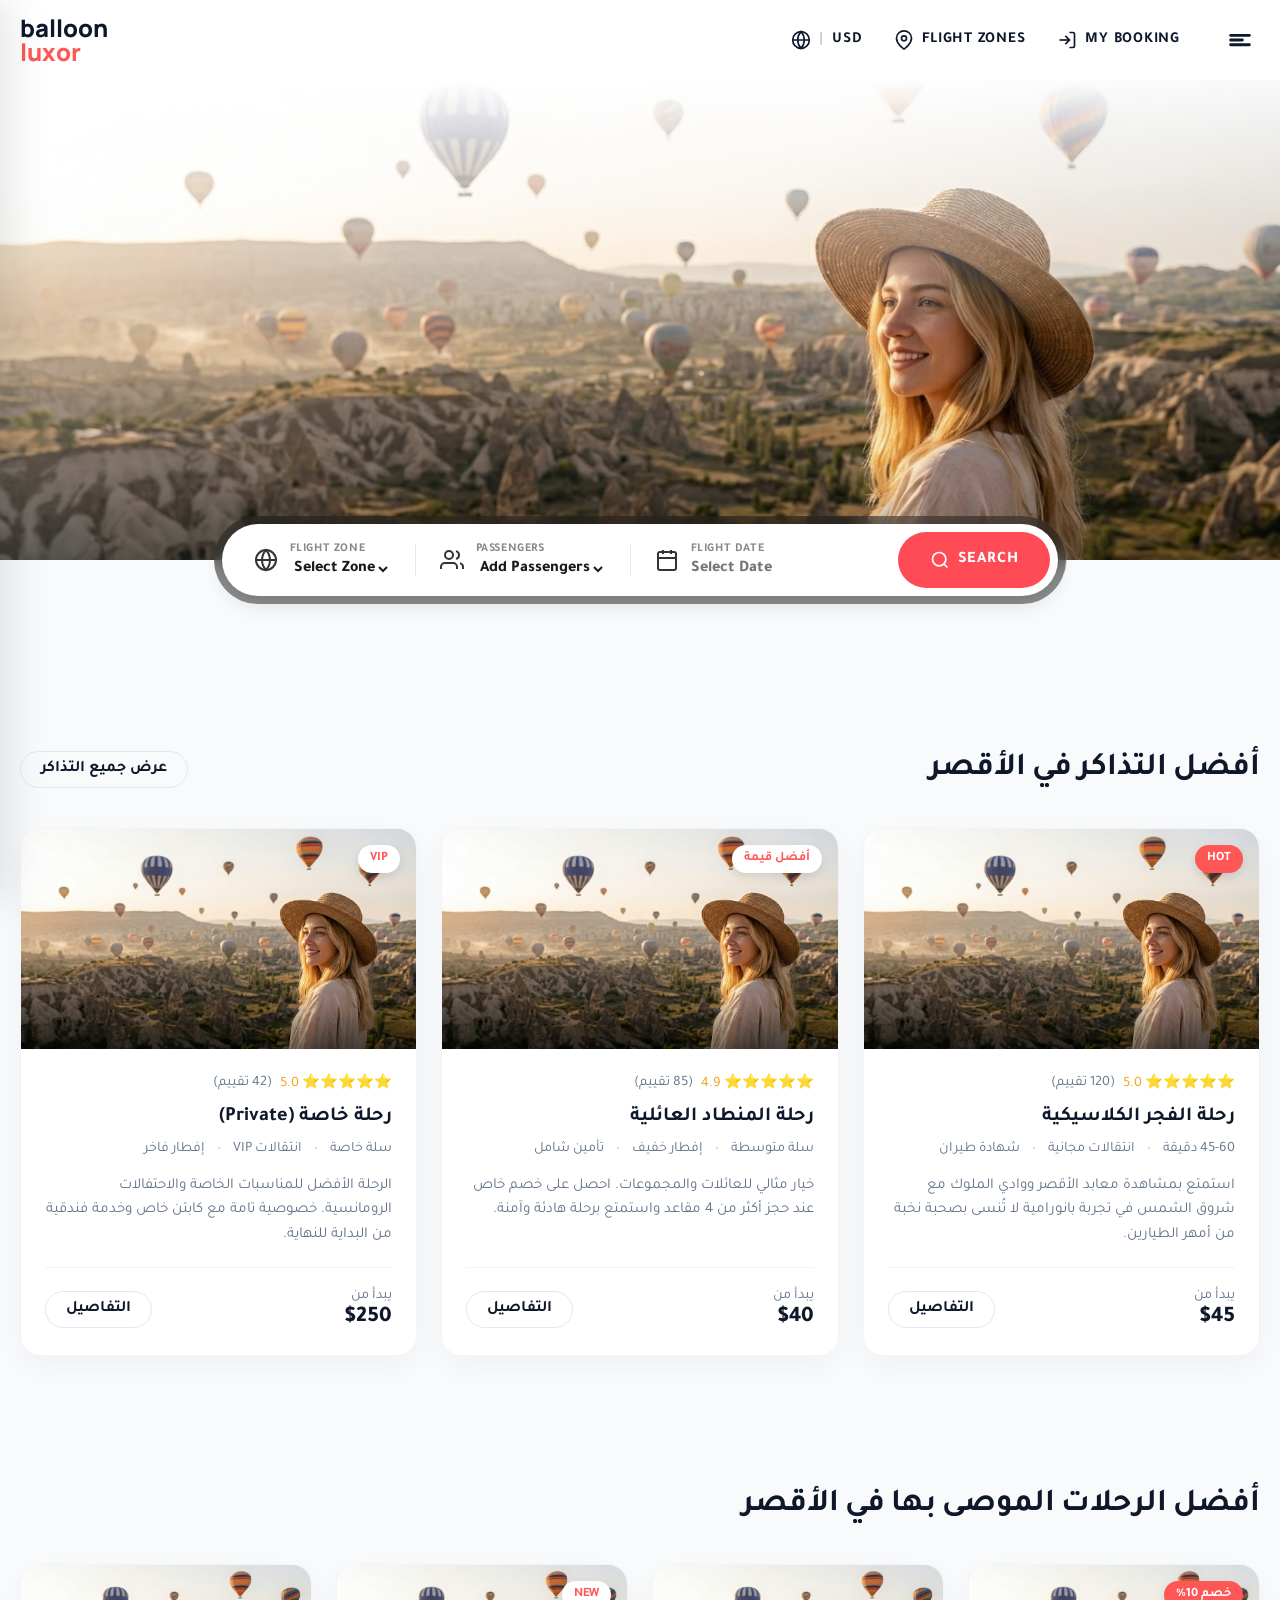
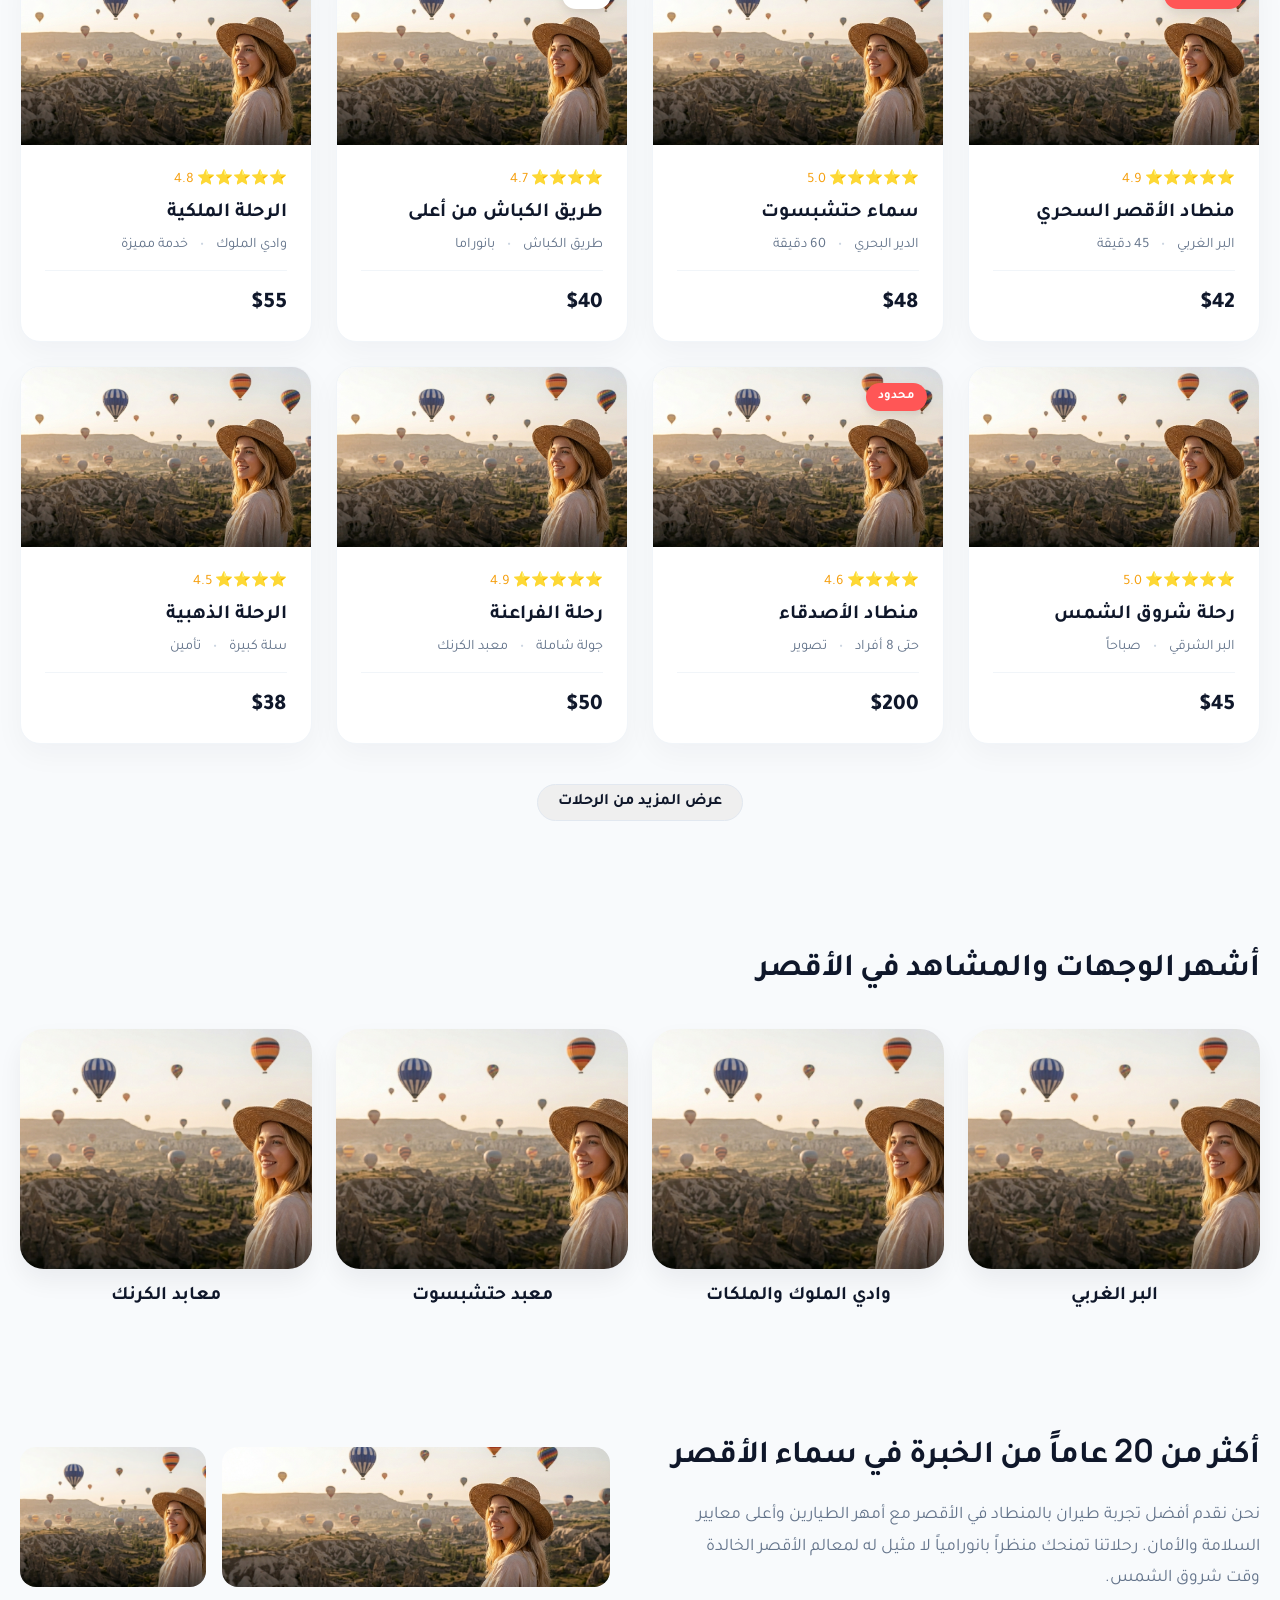
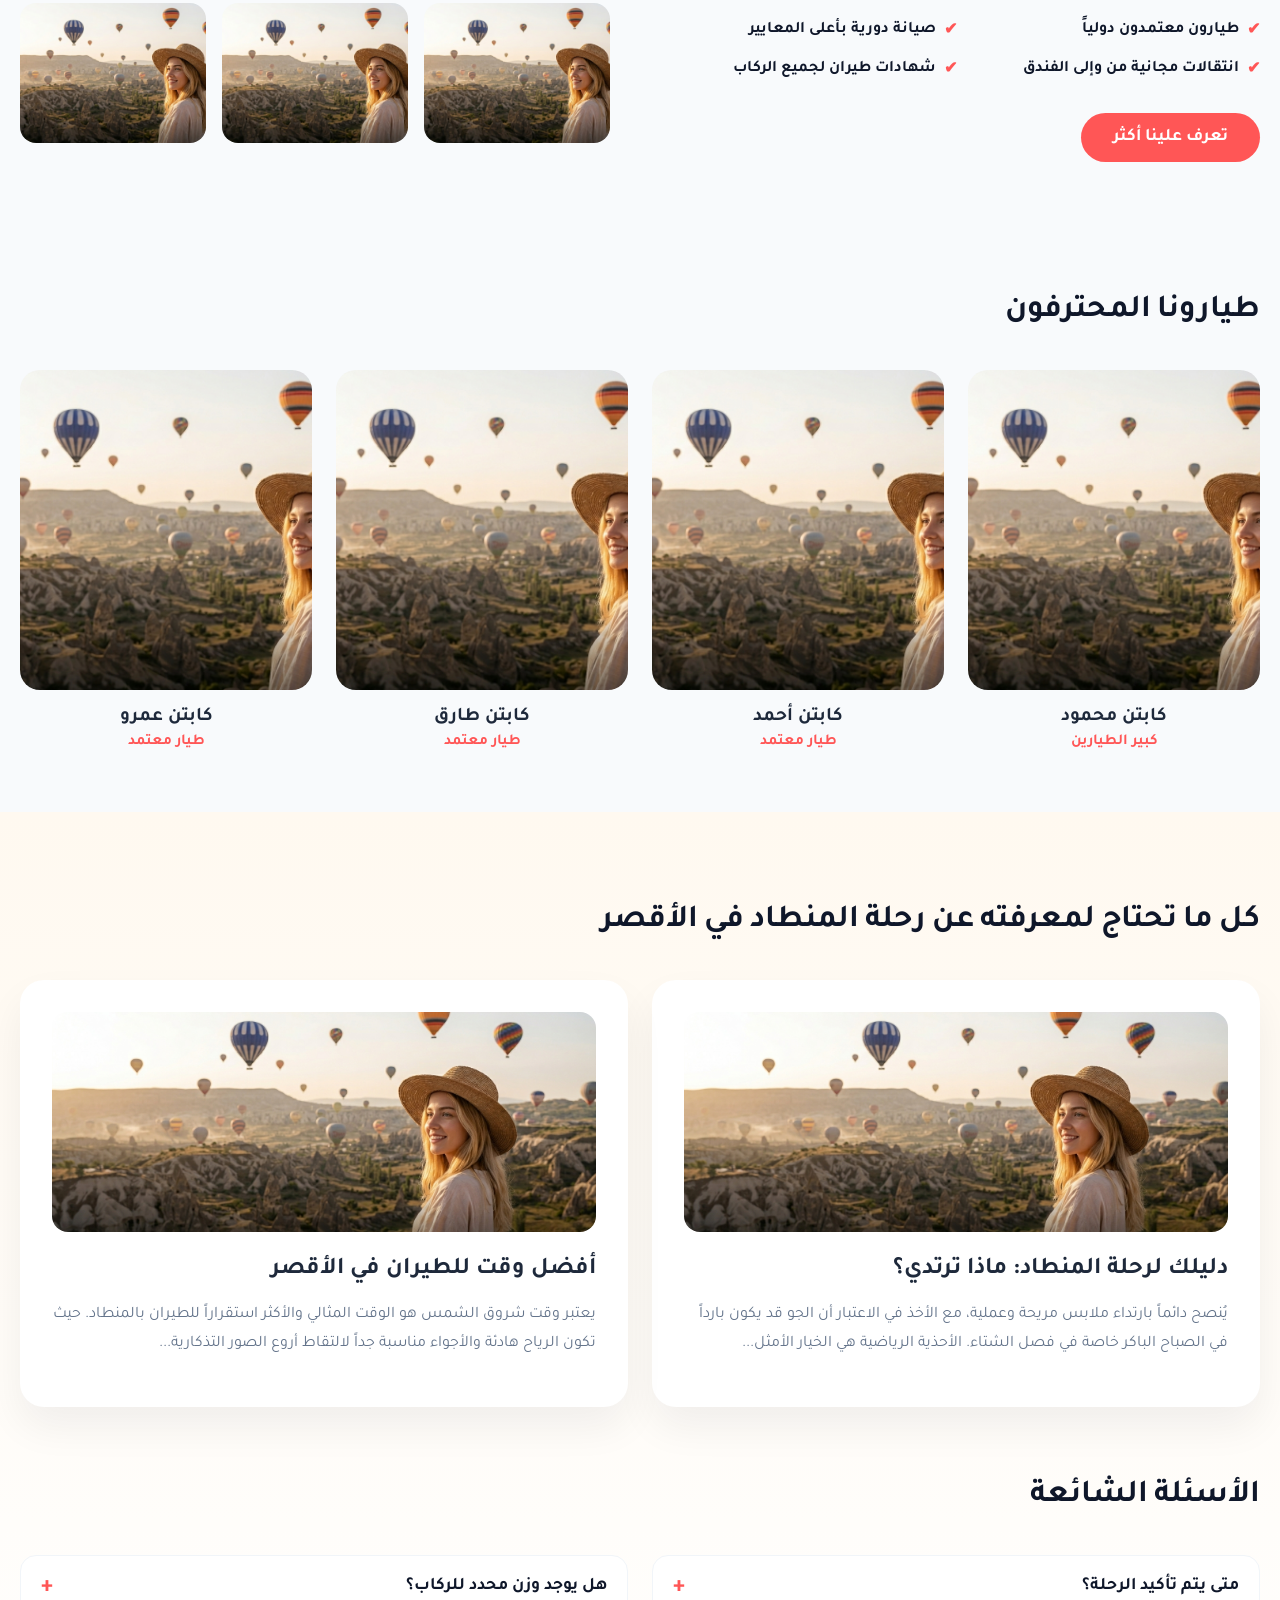
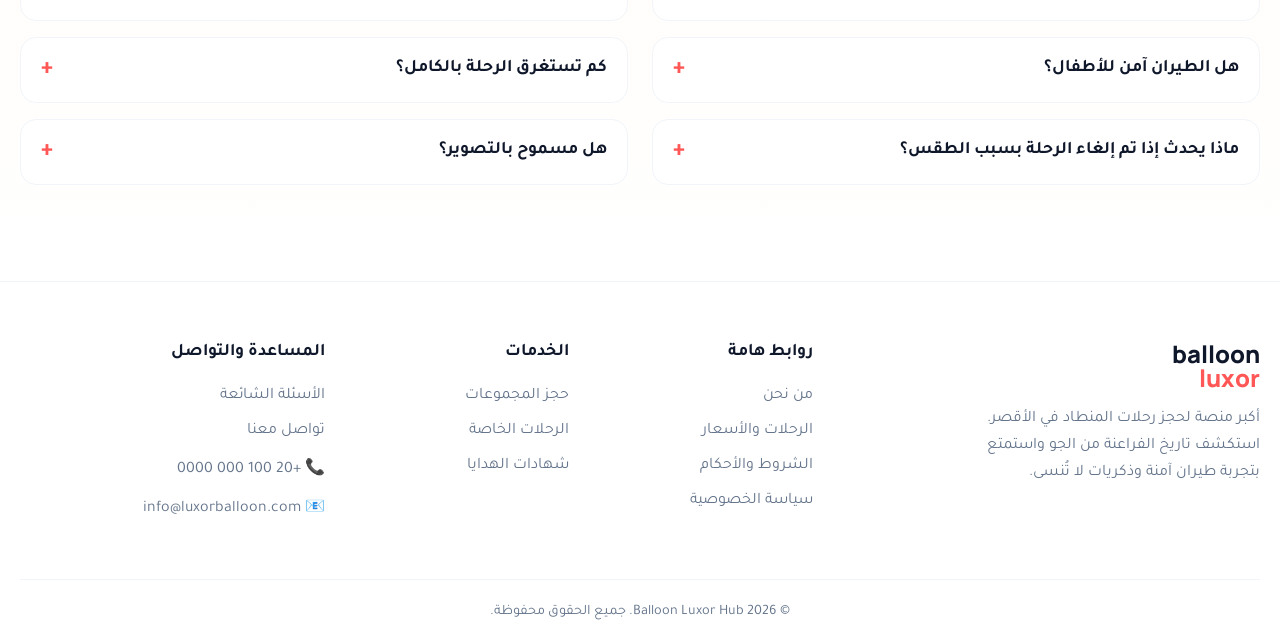
<file: index.html>
<!DOCTYPE html>
<html lang="ar" dir="rtl">

<head>
  <meta charset="UTF-8">
  <meta name="viewport" content="width=device-width, initial-scale=1.0">
  <title>Luxor Balloon Hub</title>
  <link rel="stylesheet" href="style.css">
  <link rel="stylesheet" href="new-theme.css">
  <link
    href="https://fonts.googleapis.com/css2?family=Manrope:wght@400;500;600;700;800&family=Tajawal:wght@400;500;700;800&display=swap"
    rel="stylesheet">
</head>

<body>
  <!-- Header -->
  <header class="ts-header" dir="ltr">
    <div class="ts-container ts-header-inner">
      <div class="ts-logo">
        <span class="ts-logo-top">balloon</span>
        <span class="ts-logo-bottom">luxor</span>
      </div>

      <div class="ts-header-actions">
        <a href="#" class="ts-header-link">
          <svg width="20" height="20" fill="none" stroke="currentColor" stroke-width="2" viewBox="0 0 24 24"><circle cx="12" cy="12" r="10"></circle><path d="M2 12h20M12 2a15.3 15.3 0 0 1 4 10 15.3 15.3 0 0 1-4 10 15.3 15.3 0 0 1-4-10 15.3 15.3 0 0 1 4-10z"></path></svg>
          <span style="color: #ccc;">|</span> USD
        </a>
        <a href="#" class="ts-header-link">
          <svg width="20" height="20" fill="none" stroke="currentColor" stroke-width="2" viewBox="0 0 24 24"><path d="M21 10c0 7-9 13-9 13s-9-6-9-13a9 9 0 0 1 18 0z"></path><circle cx="12" cy="10" r="3"></circle></svg>
          FLIGHT ZONES
        </a>
        <a href="#" class="ts-header-link">
          <svg width="20" height="20" fill="none" stroke="currentColor" stroke-width="2" viewBox="0 0 24 24"><path d="M15 3h4a2 2 0 0 1 2 2v14a2 2 0 0 1-2 2h-4"></path><polyline points="10 17 15 12 10 7"></polyline><line x1="15" y1="12" x2="3" y2="12"></line></svg>
          MY BOOKING
        </a>
        <button id="menu-trigger" class="ts-menu-trigger" aria-label="Open Menu" style="margin-left: 8px;"
          onclick="document.getElementById('ts-sidebar-backdrop').classList.add('open'); document.getElementById('ts-sidebar').classList.add('open');">
          <svg width="28" height="28" fill="none" stroke="var(--navy)" stroke-width="2.5" stroke-linecap="round" viewBox="0 0 24 24">
            <line x1="4" y1="8" x2="20" y2="8"></line>
            <line x1="4" y1="16" x2="20" y2="16"></line>
            <line x1="4" y1="12" x2="14" y2="12"></line>
          </svg>
        </button>
      </div>
    </div>
  </header>

  <main>
    <!-- Hero -->
    <section class="ts-hero">
      <div class="ts-hero-bg" style="background-image: url('hero.png');"></div>
      <div class="ts-container ts-hero-content">
      </div>

      <!-- Search Pill -->
      <div class="ts-search-wrapper" dir="ltr">
        <div class="ts-search-outer">
          <form class="ts-search-pill" action="programs.html" method="GET">
            
            <div class="ts-search-group">
              <span class="ts-search-icon">
                <svg width="24" height="24" fill="none" stroke="currentColor" stroke-width="2" viewBox="0 0 24 24"><path d="M12 22C17.5228 22 22 17.5228 22 12C22 6.47715 17.5228 2 12 2C6.47715 2 2 6.47715 2 12C2 17.5228 6.47715 22 12 22Z"></path><path d="M2 12H22"></path><path d="M12 2C14.5013 4.73835 15.9228 8.29203 16 12C15.9228 15.708 14.5013 19.2616 12 22C9.49872 19.2616 8.07725 15.708 8 12C8.07725 8.29203 9.49872 4.73835 12 2Z"></path></svg>
              </span>
              <div class="ts-search-item">
                <label for="dest" class="ts-search-label">FLIGHT ZONE</label>
                <select name="dest" id="dest" class="ts-search-input">
                  <option value="" disabled selected hidden>Select Zone</option>
                  <option value="west">West Bank</option>
                  <option value="east">East Bank</option>
                </select>
              </div>
            </div>

            <div class="ts-search-divider"></div>

            <div class="ts-search-group">
              <span class="ts-search-icon">
                <svg width="24" height="24" fill="none" stroke="currentColor" stroke-width="2" viewBox="0 0 24 24"><path d="M17 21v-2a4 4 0 0 0-4-4H5a4 4 0 0 0-4 4v2"></path><circle cx="9" cy="7" r="4"></circle><path d="M23 21v-2a4 4 0 0 0-3-3.87"></path><path d="M16 3.13a4 4 0 0 1 0 7.75"></path></svg>
              </span>
              <div class="ts-search-item">
                <label for="guests" class="ts-search-label">PASSENGERS</label>
                <select name="guests" id="guests" class="ts-search-input">
                  <option value="" disabled selected hidden>Add Passengers</option>
                  <option value="1">1 Passenger</option>
                  <option value="2">2 Passengers</option>
                  <option value="3">3 Passengers</option>
                  <option value="4">4 Passengers</option>
                </select>
              </div>
            </div>

            <div class="ts-search-divider"></div>

            <div class="ts-search-group">
              <span class="ts-search-icon">
                <svg width="24" height="24" fill="none" stroke="currentColor" stroke-width="2" viewBox="0 0 24 24"><rect x="3" y="4" width="18" height="18" rx="2" ry="2"></rect><line x1="16" y1="2" x2="16" y2="6"></line><line x1="8" y1="2" x2="8" y2="6"></line><line x1="3" y1="10" x2="21" y2="10"></line></svg>
              </span>
              <div class="ts-search-item">
                <label for="date" class="ts-search-label">FLIGHT DATE</label>
                <input type="text" placeholder="Select Date" onfocus="(this.type='date')" onblur="if(!this.value)this.type='text'" name="date" id="date" class="ts-search-input" required />
              </div>
            </div>

            <button type="submit" class="ts-search-btn">
              <svg width="20" height="20" fill="none" stroke="currentColor" stroke-width="2" viewBox="0 0 24 24" style="margin-right: 8px;"><circle cx="11" cy="11" r="8"></circle><line x1="21" y1="21" x2="16.65" y2="16.65"></line></svg>
              SEARCH
            </button>
            
          </form>
        </div>
      </div>
    </section>

    <!-- Best Tickets -->
    <section class="ts-section" style="padding-top: 100px;">
      <div class="ts-container">
        <div class="ts-section-header">
          <h2 class="ts-section-title">أفضل التذاكر في الأقصر</h2>
          <a href="#" class="ts-btn-outline">عرض جميع التذاكر</a>
        </div>
        <div class="ts-grid-3">
          <!-- Ticket Card 1 -->
          <article class="ts-card">
            <div class="ts-card-img" style="background-image: url('hero.png');">
              <span class="ts-badge hot">HOT</span>
            </div>
            <div class="ts-card-body">
              <div class="ts-card-meta">
                <span class="ts-stars">⭐⭐⭐⭐⭐ 5.0</span>
                <span class="ts-reviews">(120 تقييم)</span>
              </div>
              <h3 class="ts-card-title">رحلة الفجر الكلاسيكية</h3>
              <ul class="ts-card-features">
                <li>45-60 دقيقة</li>
                <li>انتقالات مجانية</li>
                <li>شهادة طيران</li>
              </ul>
              <p class="ts-card-desc">استمتع بمشاهدة معابد الأقصر ووادي الملوك مع شروق الشمس في تجربة بانورامية لا تُنسى
                بصحبة نخبة من أمهر الطيارين.</p>
              <div class="ts-card-footer">
                <div class="ts-price">يبدأ من <br><strong>$45</strong></div>
                <a href="#" class="ts-btn-outline">التفاصيل</a>
              </div>
            </div>
          </article>

          <!-- Ticket Card 2 -->
          <article class="ts-card">
            <div class="ts-card-img" style="background-image: url('hero.png');">
              <span class="ts-badge">أفضل قيمة</span>
            </div>
            <div class="ts-card-body">
              <div class="ts-card-meta">
                <span class="ts-stars">⭐⭐⭐⭐⭐ 4.9</span>
                <span class="ts-reviews">(85 تقييم)</span>
              </div>
              <h3 class="ts-card-title">رحلة المنطاد العائلية</h3>
              <ul class="ts-card-features">
                <li>سلة متوسطة</li>
                <li>إفطار خفيف</li>
                <li>تأمين شامل</li>
              </ul>
              <p class="ts-card-desc">خيار مثالي للعائلات والمجموعات. احصل على خصم خاص عند حجز أكثر من 4 مقاعد واستمتع
                برحلة هادئة وآمنة.</p>
              <div class="ts-card-footer">
                <div class="ts-price">يبدأ من <br><strong>$40</strong></div>
                <a href="#" class="ts-btn-outline">التفاصيل</a>
              </div>
            </div>
          </article>

          <!-- Ticket Card 3 -->
          <article class="ts-card">
            <div class="ts-card-img" style="background-image: url('hero.png');">
              <span class="ts-badge">VIP</span>
            </div>
            <div class="ts-card-body">
              <div class="ts-card-meta">
                <span class="ts-stars">⭐⭐⭐⭐⭐ 5.0</span>
                <span class="ts-reviews">(42 تقييم)</span>
              </div>
              <h3 class="ts-card-title">رحلة خاصة (Private)</h3>
              <ul class="ts-card-features">
                <li>سلة خاصة</li>
                <li>انتقالات VIP</li>
                <li>إفطار فاخر</li>
              </ul>
              <p class="ts-card-desc">الرحلة الأفضل للمناسبات الخاصة والاحتفالات الرومانسية. خصوصية تامة مع كابتن خاص
                وخدمة فندقية من البداية للنهاية.</p>
              <div class="ts-card-footer">
                <div class="ts-price">يبدأ من <br><strong>$250</strong></div>
                <a href="#" class="ts-btn-outline">التفاصيل</a>
              </div>
            </div>
          </article>
        </div>
      </div>
    </section>

    <!-- Top Recommended -->
    <section class="ts-section">
      <div class="ts-container">
        <div class="ts-section-header">
          <h2 class="ts-section-title">أفضل الرحلات الموصى بها في الأقصر</h2>
        </div>
        <div class="ts-grid-4">
          <!-- Recommended Card 1 -->
          <article class="ts-card">
            <div class="ts-card-img ts-card-img-small" style="background-image: url('hero.png');">
              <span class="ts-badge hot">خصم 10%</span>
            </div>
            <div class="ts-card-body">
              <div class="ts-card-meta">
                <span class="ts-stars">⭐⭐⭐⭐⭐ 4.9</span>
              </div>
              <h3 class="ts-card-title">منطاد الأقصر السحري</h3>
              <ul class="ts-card-features">
                <li>البر الغربي</li>
                <li>45 دقيقة</li>
              </ul>
              <div class="ts-card-footer">
                <div class="ts-price"><strong>$42</strong></div>
              </div>
            </div>
          </article>

          <!-- Recommended Card 2 -->
          <article class="ts-card">
            <div class="ts-card-img ts-card-img-small" style="background-image: url('hero.png');">
            </div>
            <div class="ts-card-body">
              <div class="ts-card-meta">
                <span class="ts-stars">⭐⭐⭐⭐⭐ 5.0</span>
              </div>
              <h3 class="ts-card-title">سماء حتشبسوت</h3>
              <ul class="ts-card-features">
                <li>الدير البحري</li>
                <li>60 دقيقة</li>
              </ul>
              <div class="ts-card-footer">
                <div class="ts-price"><strong>$48</strong></div>
              </div>
            </div>
          </article>

          <!-- Recommended Card 3 -->
          <article class="ts-card">
            <div class="ts-card-img ts-card-img-small" style="background-image: url('hero.png');">
              <span class="ts-badge">NEW</span>
            </div>
            <div class="ts-card-body">
              <div class="ts-card-meta">
                <span class="ts-stars">⭐⭐⭐⭐ 4.7</span>
              </div>
              <h3 class="ts-card-title">طريق الكباش من أعلى</h3>
              <ul class="ts-card-features">
                <li>طريق الكباش</li>
                <li>بانوراما</li>
              </ul>
              <div class="ts-card-footer">
                <div class="ts-price"><strong>$40</strong></div>
              </div>
            </div>
          </article>

          <!-- Recommended Card 4 -->
          <article class="ts-card">
            <div class="ts-card-img ts-card-img-small" style="background-image: url('hero.png');">
            </div>
            <div class="ts-card-body">
              <div class="ts-card-meta">
                <span class="ts-stars">⭐⭐⭐⭐⭐ 4.8</span>
              </div>
              <h3 class="ts-card-title">الرحلة الملكية</h3>
              <ul class="ts-card-features">
                <li>وادي الملوك</li>
                <li>خدمة مميزة</li>
              </ul>
              <div class="ts-card-footer">
                <div class="ts-price"><strong>$55</strong></div>
              </div>
            </div>
          </article>

          <!-- Row 2 -->
          <article class="ts-card">
            <div class="ts-card-img ts-card-img-small" style="background-image: url('hero.png');">
            </div>
            <div class="ts-card-body">
              <div class="ts-card-meta">
                <span class="ts-stars">⭐⭐⭐⭐⭐ 5.0</span>
              </div>
              <h3 class="ts-card-title">رحلة شروق الشمس</h3>
              <ul class="ts-card-features">
                <li>البر الشرقي</li>
                <li>صباحاً</li>
              </ul>
              <div class="ts-card-footer">
                <div class="ts-price"><strong>$45</strong></div>
              </div>
            </div>
          </article>

          <article class="ts-card">
            <div class="ts-card-img ts-card-img-small" style="background-image: url('hero.png');">
              <span class="ts-badge hot">محدود</span>
            </div>
            <div class="ts-card-body">
              <div class="ts-card-meta">
                <span class="ts-stars">⭐⭐⭐⭐ 4.6</span>
              </div>
              <h3 class="ts-card-title">منطاد الأصدقاء</h3>
              <ul class="ts-card-features">
                <li>حتى 8 أفراد</li>
                <li>تصوير</li>
              </ul>
              <div class="ts-card-footer">
                <div class="ts-price"><strong>$200</strong></div>
              </div>
            </div>
          </article>

          <article class="ts-card">
            <div class="ts-card-img ts-card-img-small" style="background-image: url('hero.png');">
            </div>
            <div class="ts-card-body">
              <div class="ts-card-meta">
                <span class="ts-stars">⭐⭐⭐⭐⭐ 4.9</span>
              </div>
              <h3 class="ts-card-title">رحلة الفراعنة</h3>
              <ul class="ts-card-features">
                <li>جولة شاملة</li>
                <li>معبد الكرنك</li>
              </ul>
              <div class="ts-card-footer">
                <div class="ts-price"><strong>$50</strong></div>
              </div>
            </div>
          </article>

          <article class="ts-card">
            <div class="ts-card-img ts-card-img-small" style="background-image: url('hero.png');">
            </div>
            <div class="ts-card-body">
              <div class="ts-card-meta">
                <span class="ts-stars">⭐⭐⭐⭐ 4.5</span>
              </div>
              <h3 class="ts-card-title">الرحلة الذهبية</h3>
              <ul class="ts-card-features">
                <li>سلة كبيرة</li>
                <li>تأمين</li>
              </ul>
              <div class="ts-card-footer">
                <div class="ts-price"><strong>$38</strong></div>
              </div>
            </div>
          </article>
        </div>
        <div style="text-align: center; margin-top: 40px;">
          <button class="ts-btn-outline">عرض المزيد من الرحلات</button>
        </div>
      </div>
    </section>

    <!-- Categories / Views -->
    <section class="ts-section">
      <div class="ts-container">
        <div class="ts-section-header">
          <h2 class="ts-section-title">أشهر الوجهات والمشاهد في الأقصر</h2>
        </div>
        <div class="ts-grid-4">
          <div class="ts-view-card">
            <div class="ts-view-img" style="background-image: url('hero.png');"></div>
            <h4 class="ts-view-title">البر الغربي</h4>
          </div>
          <div class="ts-view-card">
            <div class="ts-view-img" style="background-image: url('hero.png');"></div>
            <h4 class="ts-view-title">وادي الملوك والملكات</h4>
          </div>
          <div class="ts-view-card">
            <div class="ts-view-img" style="background-image: url('hero.png');"></div>
            <h4 class="ts-view-title">معبد حتشبسوت</h4>
          </div>
          <div class="ts-view-card">
            <div class="ts-view-img" style="background-image: url('hero.png');"></div>
            <h4 class="ts-view-title">معابد الكرنك</h4>
          </div>
        </div>
      </div>
    </section>

    <!-- About Collage -->
    <section class="ts-section">
      <div class="ts-container ts-about-wrapper">
        <div class="ts-about-content">
          <h2 class="ts-section-title">أكثر من 20 عاماً من الخبرة في سماء الأقصر</h2>
          <p class="ts-about-desc">نحن نقدم أفضل تجربة طيران بالمنطاد في الأقصر مع أمهر الطيارين وأعلى معايير السلامة
            والأمان. رحلاتنا تمنحك منظراً بانورامياً لا مثيل له لمعالم الأقصر الخالدة وقت شروق الشمس.</p>
          <ul class="ts-about-list">
            <li>طيارون معتمدون دولياً</li>
            <li>صيانة دورية بأعلى المعايير</li>
            <li>انتقالات مجانية من وإلى الفندق</li>
            <li>شهادات طيران لجميع الركاب</li>
          </ul>
          <a href="#" class="ts-btn-primary">تعرف علينا أكثر</a>
        </div>
        <div class="ts-collage">
          <div class="ts-collage-img" style="background-image: url('hero.png');"></div>
          <div class="ts-collage-img" style="background-image: url('hero.png');"></div>
          <div class="ts-collage-img" style="background-image: url('hero.png');"></div>
          <div class="ts-collage-img" style="background-image: url('hero.png');"></div>
          <div class="ts-collage-img" style="background-image: url('hero.png');"></div>
        </div>
      </div>
    </section>

    <!-- Pilots -->
    <section class="ts-section">
      <div class="ts-container">
        <div class="ts-section-header">
          <h2 class="ts-section-title">طيارونا المحترفون</h2>
        </div>
        <div class="ts-grid-4">
          <div class="ts-pilot-card">
            <div class="ts-pilot-img" style="background-image: url('hero.png');"></div>
            <h4 class="ts-pilot-name">كابتن محمود</h4>
            <span class="ts-pilot-role">كبير الطيارين</span>
          </div>
          <div class="ts-pilot-card">
            <div class="ts-pilot-img" style="background-image: url('hero.png');"></div>
            <h4 class="ts-pilot-name">كابتن أحمد</h4>
            <span class="ts-pilot-role">طيار معتمد</span>
          </div>
          <div class="ts-pilot-card">
            <div class="ts-pilot-img" style="background-image: url('hero.png');"></div>
            <h4 class="ts-pilot-name">كابتن طارق</h4>
            <span class="ts-pilot-role">طيار معتمد</span>
          </div>
          <div class="ts-pilot-card">
            <div class="ts-pilot-img" style="background-image: url('hero.png');"></div>
            <h4 class="ts-pilot-name">كابتن عمرو</h4>
            <span class="ts-pilot-role">طيار معتمد</span>
          </div>
        </div>
      </div>
    </section>

    <!-- Info Section (Articles/FAQ) -->
    <section class="ts-info-section">
      <div class="ts-container">
        <div class="ts-section-header">
          <h2 class="ts-section-title">كل ما تحتاج لمعرفته عن رحلة المنطاد في الأقصر</h2>
        </div>

        <div class="ts-grid-2" style="margin-bottom: 60px;">
          <!-- Article Cards -->
          <div class="ts-info-card">
            <div class="ts-card-img"
              style="background-image: url('hero.png'); border-radius: 16px; margin-bottom: 24px;"></div>
            <h3 class="ts-info-card-title">دليلك لرحلة المنطاد: ماذا ترتدي؟</h3>
            <p>يُنصح دائماً بارتداء ملابس مريحة وعملية، مع الأخذ في الاعتبار أن الجو قد يكون بارداً في الصباح الباكر
              خاصة في فصل الشتاء. الأحذية الرياضية هي الخيار الأمثل...</p>
          </div>
          <div class="ts-info-card">
            <div class="ts-card-img"
              style="background-image: url('hero.png'); border-radius: 16px; margin-bottom: 24px;"></div>
            <h3 class="ts-info-card-title">أفضل وقت للطيران في الأقصر</h3>
            <p>يعتبر وقت شروق الشمس هو الوقت المثالي والأكثر استقراراً للطيران بالمنطاد. حيث تكون الرياح هادئة والأجواء
              مناسبة جداً لالتقاط أروع الصور التذكارية...</p>
          </div>
        </div>

        <div class="ts-section-header">
          <h2 class="ts-section-title">الأسئلة الشائعة</h2>
        </div>
        <div class="ts-grid-2">
          <div class="ts-faq-col">
            <details class="ts-faq-item">
              <summary>متى يتم تأكيد الرحلة؟</summary>
              <p>يتم تأكيد الرحلة قبل موعدها بيوم واحد بناءً على تقارير الأرصاد الجوية وتصريحات الطيران المدني.</p>
            </details>
            <details class="ts-faq-item">
              <summary>هل الطيران آمن للأطفال؟</summary>
              <p>نعم، ولكن يُشترط أن يكون عمر الطفل فوق 6 سنوات وأطول من 120 سم ليتمكن من رؤية المشهد من فوق حافة السلة.
              </p>
            </details>
            <details class="ts-faq-item">
              <summary>ماذا يحدث إذا تم إلغاء الرحلة بسبب الطقس؟</summary>
              <p>في حالة إلغاء الرحلة لظروف الطقس أو تعليمات الطيران المدني، يتم استرداد المبلغ بالكامل أو تأجيل الرحلة
                ليوم آخر حسب رغبتك.</p>
            </details>
          </div>
          <div class="ts-faq-col">
            <details class="ts-faq-item">
              <summary>هل يوجد وزن محدد للركاب؟</summary>
              <p>نعم، نرجو إبلاغنا مسبقاً إذا كان وزن الراكب يتجاوز 100 كيلوجرام لترتيب توزيع الأوزان داخل السلة بأمان.
              </p>
            </details>
            <details class="ts-faq-item">
              <summary>كم تستغرق الرحلة بالكامل؟</summary>
              <p>الرحلة في الجو تستغرق من 45 إلى 60 دقيقة، ولكن التجربة كاملة منذ الخروج من الفندق وحتى العودة تستغرق
                حوالي 3 ساعات.</p>
            </details>
            <details class="ts-faq-item">
              <summary>هل مسموح بالتصوير؟</summary>
              <p>بالتأكيد! ننصح بإحضار كاميراتكم وهواتفكم لالتقاط أروع الصور، ولكن يمنع استخدام طائرات الدرون بدون تصريح
                أمني.</p>
            </details>
          </div>
        </div>

      </div>
    </section>

  </main>

  <!-- Footer -->
  <footer class="ts-footer">
    <div class="ts-container">
      <div class="ts-footer-grid">
        <div class="ts-footer-brand">
          <div class="ts-logo">
            <span class="ts-logo-top">balloon</span>
            <span class="ts-logo-bottom">luxor</span>
          </div>
          <p>أكبر منصة لحجز رحلات المنطاد في الأقصر. استكشف تاريخ الفراعنة من الجو واستمتع بتجربة طيران آمنة وذكريات لا
            تُنسى.</p>
        </div>
        <div>
          <h4>روابط هامة</h4>
          <div class="ts-footer-links">
            <a href="#">من نحن</a>
            <a href="#">الرحلات والأسعار</a>
            <a href="#">الشروط والأحكام</a>
            <a href="#">سياسة الخصوصية</a>
          </div>
        </div>
        <div>
          <h4>الخدمات</h4>
          <div class="ts-footer-links">
            <a href="#">حجز المجموعات</a>
            <a href="#">الرحلات الخاصة</a>
            <a href="#">شهادات الهدايا</a>
          </div>
        </div>
        <div>
          <h4>المساعدة والتواصل</h4>
          <div class="ts-footer-links">
            <a href="#">الأسئلة الشائعة</a>
            <a href="#">تواصل معنا</a>
            <a href="#">📞 +20 100 000 0000</a>
            <a href="#">📧 info@luxorballoon.com</a>
          </div>
        </div>
      </div>
      <div class="ts-footer-bottom">
        © 2026 Balloon Luxor Hub. جميع الحقوق محفوظة.
      </div>
    </div>
  </footer>
  <!-- Sidebar -->
  <div id="ts-sidebar-backdrop" class="ts-sidebar-backdrop"
    onclick="document.getElementById('ts-sidebar-backdrop').classList.remove('open'); document.getElementById('ts-sidebar').classList.remove('open');">
  </div>
  <aside id="ts-sidebar" class="ts-sidebar">
    <div class="ts-sidebar-header">
      <button class="ts-sidebar-close"
        onclick="document.getElementById('ts-sidebar-backdrop').classList.remove('open'); document.getElementById('ts-sidebar').classList.remove('open');">✕</button>
    </div>
    <div class="ts-sidebar-content">
      <div class="ts-sidebar-booking">
        <h3>My Booking</h3>
        <p>View booking details, request flight date change, or cancel your booking with ease through My Booking.</p>
        <a href="#" class="ts-btn-primary" style="display: block; text-align: center;">My Booking</a>
      </div>

      <div class="ts-sidebar-accordion-group">
        <details class="ts-sidebar-dropdown">
          <summary>Company</summary>
          <div class="ts-sidebar-links-col">
            <a href="#">About Us</a>
            <a href="#">Our People</a>
            <a href="#">Contact Us</a>
          </div>
        </details>

        <details class="ts-sidebar-dropdown">
          <summary>MORE</summary>
          <div class="ts-sidebar-links-col">
            <a href="#">Blogs</a>
            <a href="#">Operators</a>
            <a href="#">Balloonscanner Guarantee</a>
          </div>
        </details>

        <details class="ts-sidebar-dropdown">
          <summary>LEGAL</summary>
          <div class="ts-sidebar-links-col">
            <a href="#">Privacy Rules</a>
            <a href="#">Terms and Conditions</a>
          </div>
        </details>

        <div class="ts-sidebar-links-col" style="padding-top: 16px; border-top: 1px solid #f1f5f9;">
          <a href="#">Our Partners</a>
          <a href="#">Flight Zones</a>
          <a href="#">BALLOONSCANNER B2B</a>
        </div>
      </div>
    </div>
  </aside>
</body>

</html>
</file>
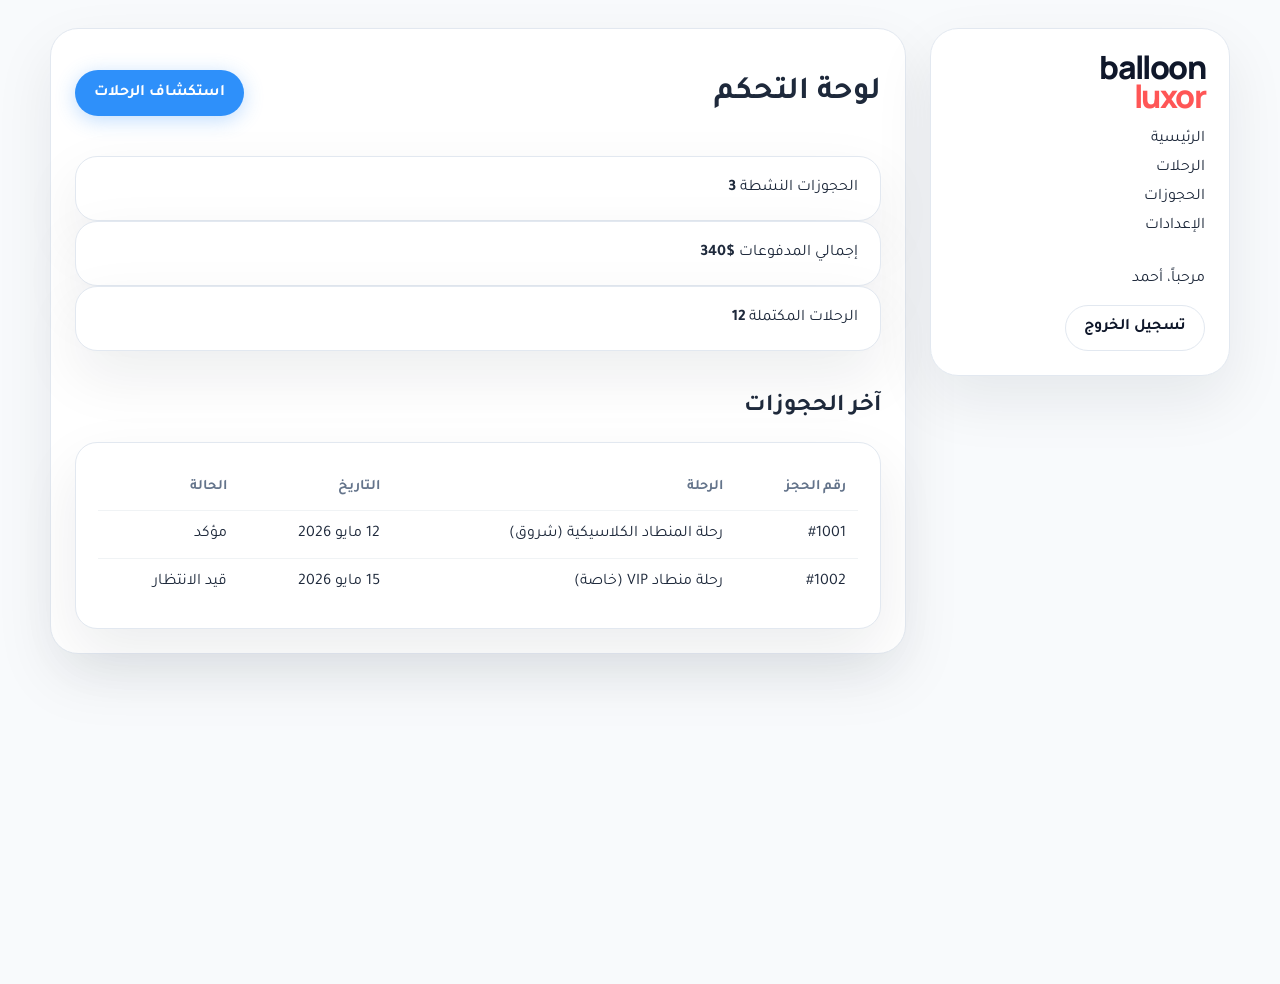
<file: dashboard.html>
<!DOCTYPE html>
<html lang="ar" dir="rtl">
<head>
  <meta charset="UTF-8">
  <meta name="viewport" content="width=device-width, initial-scale=1.0">
  <title>لوحة التحكم - Luxor Balloon Hub</title>
  <link rel="stylesheet" href="style.css">
</head>
<body>
  <div class="page-shell dashboard-page">
    <div class="dashboard-layout">
      
      <!-- Sidebar -->
      <aside class="dashboard-sidebar">
        <div class="dashboard-sidebar-header">
          <span class="showcase-brand showcase-wordmark">
            <span class="showcase-wordmark-top">balloon</span>
            <span class="showcase-wordmark-bottom">luxor</span>
          </span>
        </div>
        
        <nav class="dashboard-nav">
          <a href="#" class="active">الرئيسية</a>
          <a href="#">الرحلات</a>
          <a href="#">الحجوزات</a>
          <a href="#">الإعدادات</a>
        </nav>
        
        <div class="dashboard-user">
          <p>مرحباً، أحمد</p>
          <a href="index.html" class="button secondary">تسجيل الخروج</a>
        </div>
      </aside>
      
      <!-- Main Content -->
      <main class="dashboard-main">
        <header class="dashboard-header">
          <h1>لوحة التحكم</h1>
          <a href="programs.html" class="button primary">استكشاف الرحلات</a>
        </header>
        
        <section class="dashboard-stats-grid">
          <article class="dashboard-card">
            <span class="dashboard-stat-label">الحجوزات النشطة</span>
            <strong class="dashboard-stat-value">3</strong>
          </article>
          <article class="dashboard-card">
            <span class="dashboard-stat-label">إجمالي المدفوعات</span>
            <strong class="dashboard-stat-value">$340</strong>
          </article>
          <article class="dashboard-card">
            <span class="dashboard-stat-label">الرحلات المكتملة</span>
            <strong class="dashboard-stat-value">12</strong>
          </article>
        </section>
        
        <section class="dashboard-content-section">
          <h2>آخر الحجوزات</h2>
          <div class="dashboard-card dashboard-surface">
            <table class="dashboard-table">
              <thead>
                <tr>
                  <th>رقم الحجز</th>
                  <th>الرحلة</th>
                  <th>التاريخ</th>
                  <th>الحالة</th>
                </tr>
              </thead>
              <tbody>
                <tr>
                  <td>#1001</td>
                  <td>رحلة المنطاد الكلاسيكية (شروق)</td>
                  <td>12 مايو 2026</td>
                  <td><span class="status-badge success">مؤكد</span></td>
                </tr>
                <tr>
                  <td>#1002</td>
                  <td>رحلة منطاد VIP (خاصة)</td>
                  <td>15 مايو 2026</td>
                  <td><span class="status-badge pending">قيد الانتظار</span></td>
                </tr>
              </tbody>
            </table>
          </div>
        </section>
        
      </main>
    </div>
  </div>
</body>
</html>
</file>
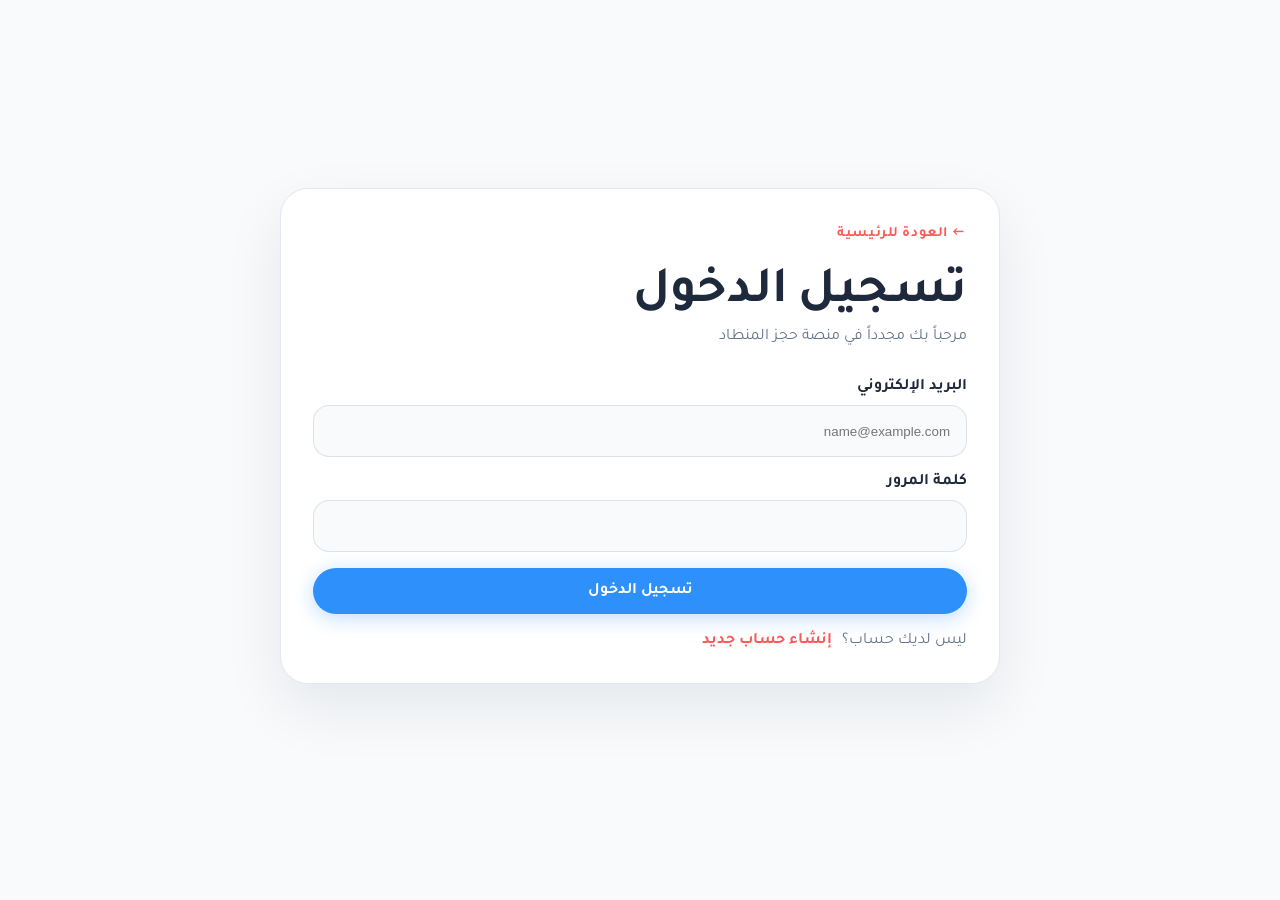
<file: login.html>
<!DOCTYPE html>
<html lang="ar" dir="rtl">
<head>
  <meta charset="UTF-8">
  <meta name="viewport" content="width=device-width, initial-scale=1.0">
  <title>تسجيل الدخول - Luxor Balloon Hub</title>
  <link rel="stylesheet" href="style.css">
</head>
<body>
  <div class="page-shell auth-page">
    <div class="auth-grid-single auth-grid">
      <div class="auth-panel auth-panel-primary narrow-panel">
        <a class="brand-kicker" href="index.html">← العودة للرئيسية</a>
        
        <h1 class="auth-title">تسجيل الدخول</h1>
        <p class="auth-copy">مرحباً بك مجدداً في منصة حجز المنطاد</p>
        
        <form class="auth-form" action="#">
          <label class="auth-field">
            <span>البريد الإلكتروني</span>
            <input type="email" name="email" required placeholder="name@example.com">
          </label>
          
          <label class="auth-field">
            <span>كلمة المرور</span>
            <input type="password" name="password" required>
          </label>
          
          <button class="button primary auth-submit" type="submit">تسجيل الدخول</button>
        </form>
        
        <div class="auth-secondary-actions">
          <span>ليس لديك حساب؟</span>
          <a href="register.html">إنشاء حساب جديد</a>
        </div>
      </div>
    </div>
  </div>
</body>
</html>
</file>
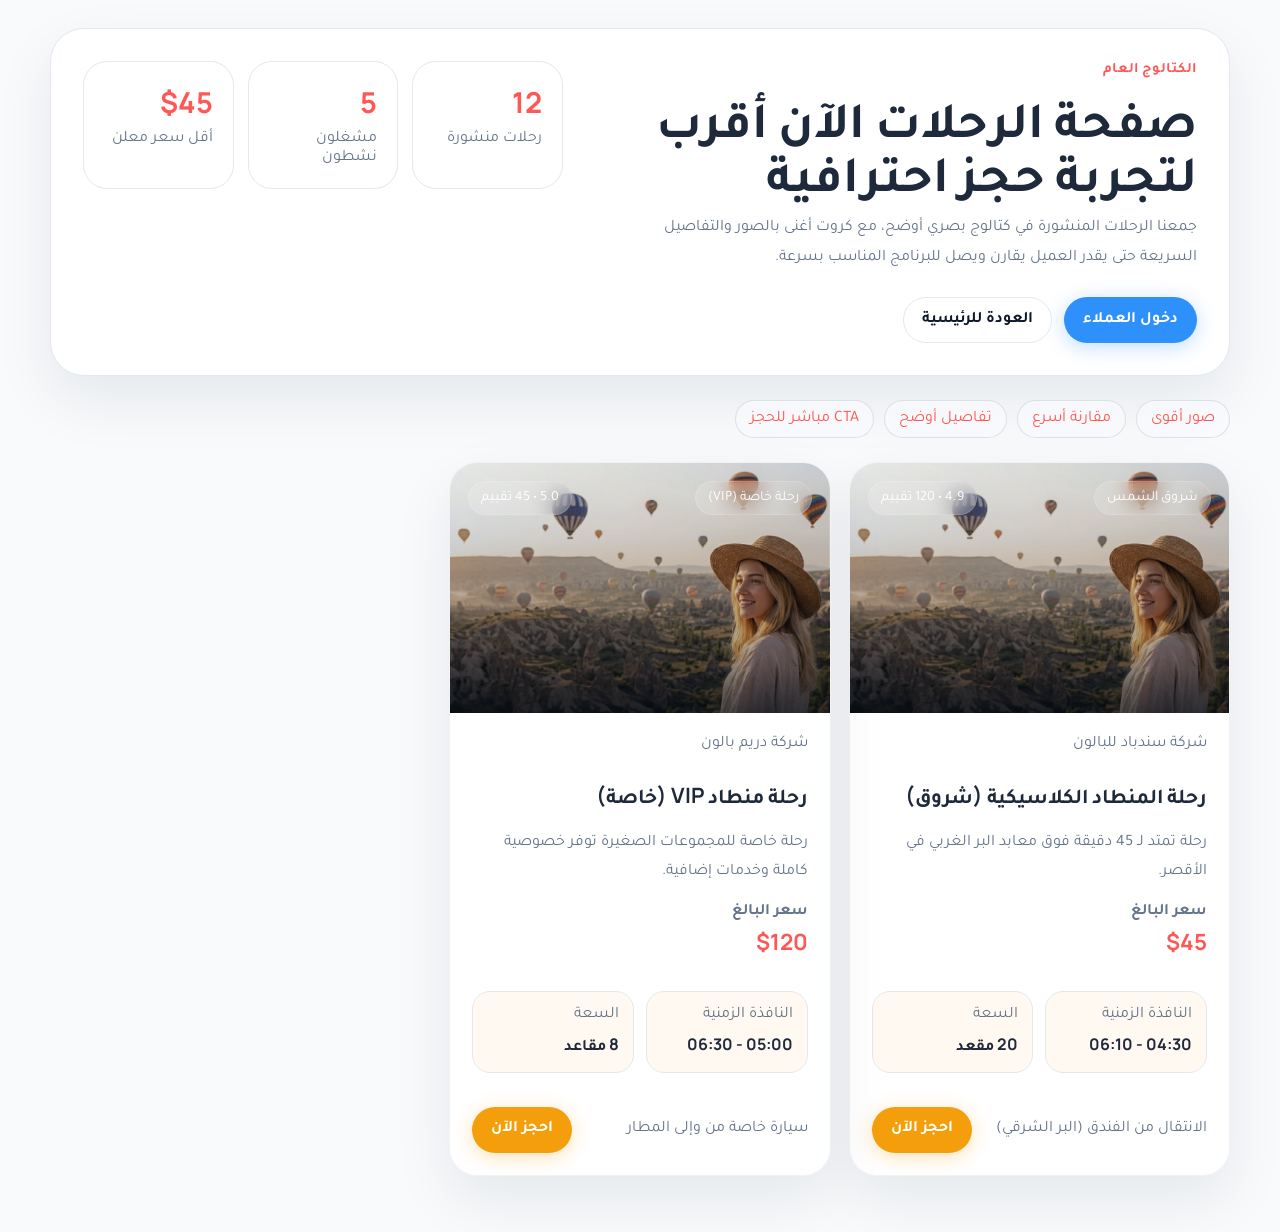
<file: programs.html>
<!DOCTYPE html>
<html lang="ar" dir="rtl">
<head>
  <meta charset="UTF-8">
  <meta name="viewport" content="width=device-width, initial-scale=1.0">
  <title>الرحلات - Luxor Balloon Hub</title>
  <link rel="stylesheet" href="style.css">
</head>
<body>
  <div class="page-shell programs-page catalog-page">
    <section class="catalog-hero">
      <div class="catalog-hero-copy">
        <span class="section-kicker">الكتالوج العام</span>
        <h1 class="auth-title">صفحة الرحلات الآن أقرب لتجربة حجز احترافية</h1>
        <p class="auth-copy">
          جمعنا الرحلات المنشورة في كتالوج بصري أوضح، مع كروت أغنى بالصور والتفاصيل
          السريعة حتى يقدر العميل يقارن ويصل للبرنامج المناسب بسرعة.
        </p>

        <div class="hero-actions">
          <a class="button primary" href="login.html">دخول العملاء</a>
          <a class="button secondary" href="index.html">العودة للرئيسية</a>
        </div>
      </div>

      <div class="catalog-hero-stats">
        <article class="catalog-stat">
          <strong>12</strong>
          <span>رحلات منشورة</span>
        </article>
        <article class="catalog-stat">
          <strong>5</strong>
          <span>مشغلون نشطون</span>
        </article>
        <article class="catalog-stat">
          <strong>$45</strong>
          <span>أقل سعر معلن</span>
        </article>
      </div>
    </section>

    <section class="catalog-chip-row" aria-label="Catalog cues">
      <span class="dashboard-filter-chip">صور أقوى</span>
      <span class="dashboard-filter-chip">مقارنة أسرع</span>
      <span class="dashboard-filter-chip">تفاصيل أوضح</span>
      <span class="dashboard-filter-chip">CTA مباشر للحجز</span>
    </section>

    <section class="programs-grid catalog-grid">
      <!-- Program Card 1 -->
      <article class="program-card program-card-rich">
        <div class="program-card-image" style="background-image: linear-gradient(180deg, rgba(15, 23, 42, 0.08), rgba(15, 23, 42, 0.44)), url('hero.png');">
          <div class="program-card-image-top">
            <span class="program-hero-badge">شروق الشمس</span>
            <span class="program-rating-badge">4.9 • 120 تقييم</span>
          </div>
        </div>
        <div class="program-card-body">
          <div class="program-card-head">
            <span class="program-company">شركة سندباد للبالون</span>
          </div>
          <h3>رحلة المنطاد الكلاسيكية (شروق)</h3>
          <p>رحلة تمتد لـ 45 دقيقة فوق معابد البر الغربي في الأقصر.</p>
          <div class="program-price-stack">
            <span>سعر البالغ</span>
            <strong>$45</strong>
          </div>
          <div class="program-meta-grid">
            <div>
              <span>النافذة الزمنية</span>
              <strong>04:30 - 06:10</strong>
            </div>
            <div>
              <span>السعة</span>
              <strong>20 مقعد</strong>
            </div>
          </div>
          <div class="program-card-footer">
            <span class="program-meeting">الانتقال من الفندق (البر الشرقي)</span>
            <a class="button book-now" href="#">احجز الآن</a>
          </div>
        </div>
      </article>

      <!-- Program Card 2 -->
      <article class="program-card program-card-rich">
        <div class="program-card-image" style="background-image: linear-gradient(180deg, rgba(15, 23, 42, 0.08), rgba(15, 23, 42, 0.44)), url('hero.png');">
          <div class="program-card-image-top">
            <span class="program-hero-badge">رحلة خاصة (VIP)</span>
            <span class="program-rating-badge">5.0 • 45 تقييم</span>
          </div>
        </div>
        <div class="program-card-body">
          <div class="program-card-head">
            <span class="program-company">شركة دريم بالون</span>
          </div>
          <h3>رحلة منطاد VIP (خاصة)</h3>
          <p>رحلة خاصة للمجموعات الصغيرة توفر خصوصية كاملة وخدمات إضافية.</p>
          <div class="program-price-stack">
            <span>سعر البالغ</span>
            <strong>$120</strong>
          </div>
          <div class="program-meta-grid">
            <div>
              <span>النافذة الزمنية</span>
              <strong>05:00 - 06:30</strong>
            </div>
            <div>
              <span>السعة</span>
              <strong>8 مقاعد</strong>
            </div>
          </div>
          <div class="program-card-footer">
            <span class="program-meeting">سيارة خاصة من وإلى المطار</span>
            <a class="button book-now" href="#">احجز الآن</a>
          </div>
        </div>
      </article>

    </section>
  </div>
</body>
</html>
</file>
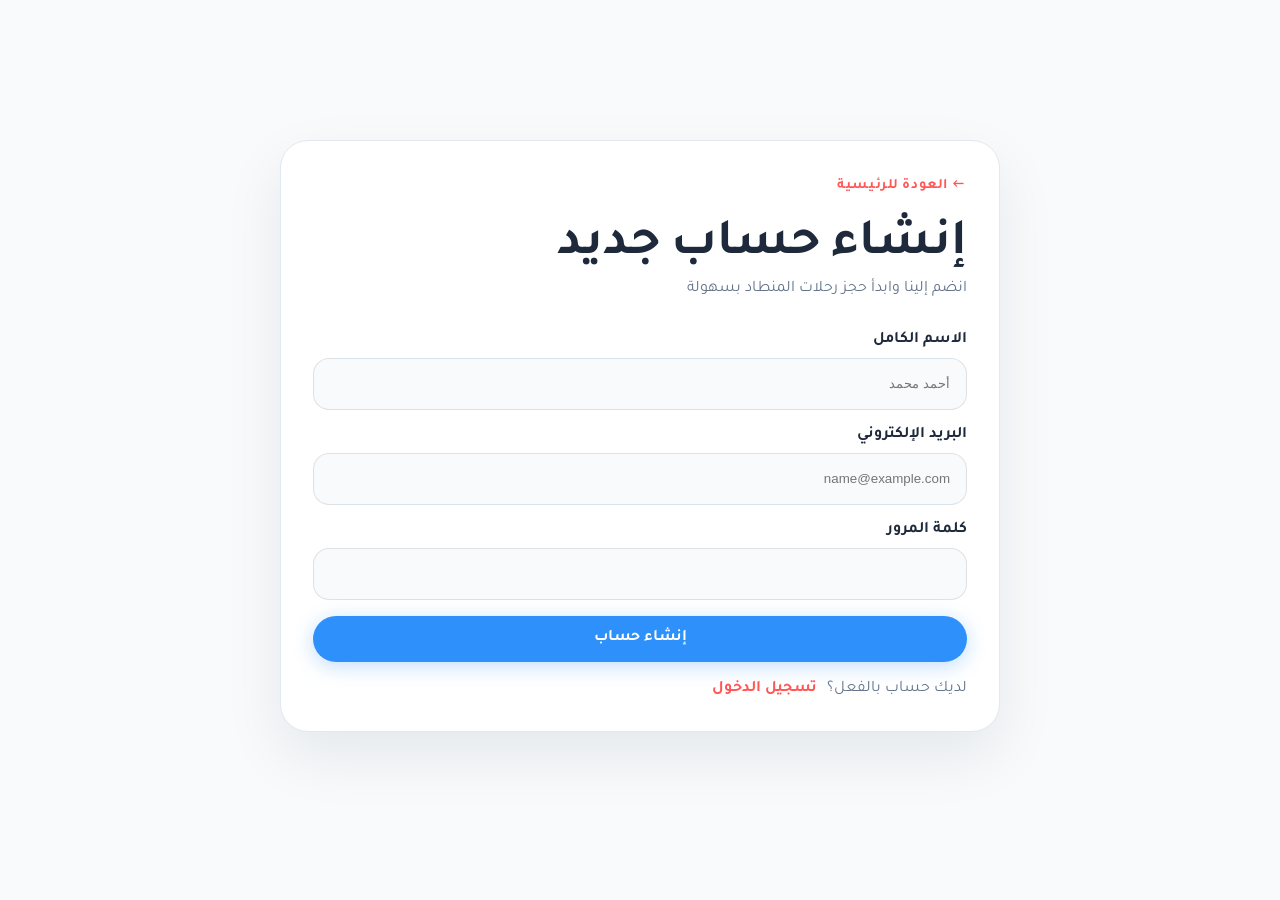
<file: register.html>
<!DOCTYPE html>
<html lang="ar" dir="rtl">
<head>
  <meta charset="UTF-8">
  <meta name="viewport" content="width=device-width, initial-scale=1.0">
  <title>إنشاء حساب - Luxor Balloon Hub</title>
  <link rel="stylesheet" href="style.css">
</head>
<body>
  <div class="page-shell auth-page">
    <div class="auth-grid-single auth-grid">
      <div class="auth-panel auth-panel-primary narrow-panel">
        <a class="brand-kicker" href="index.html">← العودة للرئيسية</a>
        
        <h1 class="auth-title">إنشاء حساب جديد</h1>
        <p class="auth-copy">انضم إلينا وابدأ حجز رحلات المنطاد بسهولة</p>
        
        <form class="auth-form" action="#">
          <label class="auth-field">
            <span>الاسم الكامل</span>
            <input type="text" name="name" required placeholder="أحمد محمد">
          </label>
          
          <label class="auth-field">
            <span>البريد الإلكتروني</span>
            <input type="email" name="email" required placeholder="name@example.com">
          </label>
          
          <label class="auth-field">
            <span>كلمة المرور</span>
            <input type="password" name="password" required>
          </label>
          
          <button class="button primary auth-submit" type="submit">إنشاء حساب</button>
        </form>
        
        <div class="auth-secondary-actions">
          <span>لديك حساب بالفعل؟</span>
          <a href="login.html">تسجيل الدخول</a>
        </div>
      </div>
    </div>
  </div>
</body>
</html>
</file>
<file: style.css>
@import url("https://fonts.googleapis.com/css2?family=Manrope:wght@400;500;600;700;800&family=Tajawal:wght@400;500;700;800&display=swap");

:root {
  --sky: #ff5656;
  --gold: #F59E0B;
  --sunset: #ff5656;
  --cloud: #F8FAFC;
  --sand: #F8FAFC;
  --muted: #64748B;
  --navy: #0F172A;
  --bg: #F8FAFC;
  --bg-deep: #0F172A;
  --surface: rgba(255, 255, 255, 0.85);
  --line: #E2E8F0;
  --text: #1E293B;
  --accent: #F59E0B;
  --accent-deep: #D97706;
  --gold-soft: #F59E0B;
  --success: #10B981;
  --primary: #ff5656;
  --primary-hover: #ff5656;
  --shadow: 0 24px 60px rgba(15, 23, 42, 0.08);
}

* {
  box-sizing: border-box;
}

html {
  scroll-behavior: smooth;
}

body {
  margin: 0;
  min-height: 100vh;
  color: var(--text);
  background: #F8FAFC;
  font-family: "Tajawal", "Manrope", sans-serif;
  overflow-x: hidden;
}

a {
  color: inherit;
  text-decoration: none;
}

button {
  font: inherit;
}

.page-shell {
  width: min(1180px, calc(100% - 32px));
  margin: 0 auto;
  padding: 28px 0 56px;
}

.topbar {
  display: flex;
  align-items: center;
  justify-content: space-between;
  gap: 20px;
  margin-bottom: 36px;
}

.brand-kicker,
.section-kicker,
.eyebrow {
  display: inline-flex;
  align-items: center;
  gap: 8px;
  margin: 0;
  color: var(--primary);
  font-size: 0.9rem;
  font-weight: 700;
  letter-spacing: 0.04em;
  text-transform: uppercase;
}

.brand-title,
.hero-copy h2,
.section-heading h2,
.section-heading h3,
.portal-card h2 {
  margin: 8px 0 0;
  line-height: 1.05;
  font-family: "Manrope", "Tajawal", sans-serif;
}

.brand-title {
  font-size: clamp(1.6rem, 2vw, 2rem);
}

.topbar-actions {
  display: flex;
  align-items: center;
  gap: 18px;
}

.topbar-cta {
  white-space: nowrap;
}

.nav-links {
  display: flex;
  gap: 16px;
  flex-wrap: wrap;
}

.nav-links a {
  color: var(--muted);
  font-size: 0.95rem;
}

.locale-switcher {
  display: inline-flex;
  gap: 8px;
  padding: 6px;
  border: 1px solid var(--line);
  border-radius: 999px;
  background: rgba(248, 250, 252, 0.6);
  backdrop-filter: blur(14px);
}

.locale-switcher button {
  border: 0;
  padding: 8px 14px;
  border-radius: 999px;
  color: var(--muted);
  background: transparent;
  cursor: pointer;
}

.locale-switcher button.active {
  color: white;
  background: var(--bg-deep);
}

.hero-grid {
  display: grid;
  grid-template-columns: 1.2fr 0.8fr;
  gap: 24px;
  margin-bottom: 24px;
}

.hero-copy,
.control-panel,
.section-block,
.portal-cta,
.docs-shell .section-block,
.portal-intro {
  padding: 28px;
  border: 1px solid #E2E8F0;
  border-radius: 28px;
  background: #FFFFFF;
  box-shadow: var(--shadow);
}

.hero-copy {
  background: #FFFFFF;
}

.hero-copy h2 {
  font-size: clamp(2.6rem, 5vw, 4.8rem);
  max-width: 12ch;
}

.hero-description {
  max-width: 62ch;
  margin: 18px 0 0;
  color: var(--muted);
  font-size: 1.08rem;
  line-height: 1.8;
}

.hero-actions {
  display: flex;
  gap: 12px;
  flex-wrap: wrap;
  margin-top: 24px;
}

.button {
  display: inline-flex;
  align-items: center;
  justify-content: center;
  min-height: 46px;
  padding: 0 18px;
  border-radius: 999px;
  border: 1px solid transparent;
  font-weight: 700;
  transition:
    transform 160ms ease,
    background 160ms ease,
    border-color 160ms ease;
}

.button:hover {
  transform: translateY(-1px);
}

.button.primary {
  color: white;
  background: #2E90FA;
  box-shadow: 0 4px 20px rgba(46, 144, 250, 0.3);
}

.button.primary:hover {
  background: #1570EF;
}

.button.book-now {
  color: white;
  background: #F59E0B;
  box-shadow: 0 4px 20px rgba(245, 158, 11, 0.3);
}

.button.book-now:hover {
  background: #D97706;
}

.button.secondary {
  border-color: #E2E8F0;
  background: rgba(255, 255, 255, 0.8);
  color: var(--navy);
}

.showcase-hero-banner .button.secondary {
  border-color: rgba(255, 255, 255, 0.35);
  background: rgba(255, 255, 255, 0.12);
  color: white;
  backdrop-filter: blur(10px);
}

.showcase-hero-eyebrow {
  display: inline-flex;
  align-items: center;
  gap: 8px;
  margin: 0;
  color: #F59E0B;
  font-size: 0.9rem;
  font-weight: 700;
  letter-spacing: 0.04em;
  text-transform: uppercase;
}

.showcase-hero-actions {
  display: flex;
  gap: 12px;
  flex-wrap: wrap;
}

.highlight-list {
  display: grid;
  grid-template-columns: repeat(3, minmax(0, 1fr));
  gap: 12px;
  padding: 0;
  margin: 28px 0 0;
  list-style: none;
}

.highlight-list li,
.list-card,
.timeline-card,
.role-card,
.pricing-card,
.feature-card,
.stat-card,
.metric-card,
.portal-card {
  border: 1px solid #E2E8F0;
  border-radius: 22px;
  background: #FFFFFF;
}

.highlight-list li {
  padding: 16px 18px;
  color: var(--text);
  line-height: 1.5;
}

.panel-header {
  display: flex;
  align-items: center;
  gap: 10px;
  margin-bottom: 20px;
  font-weight: 700;
}

.live-dot {
  width: 10px;
  height: 10px;
  border-radius: 50%;
  background: #36b37e;
  box-shadow: 0 0 0 8px rgba(54, 179, 126, 0.14);
}

.metric-grid,
.portal-metrics {
  display: grid;
  grid-template-columns: repeat(2, minmax(0, 1fr));
  gap: 14px;
}

.metric-card {
  padding: 18px;
}

.metric-card span {
  display: block;
  color: var(--muted);
  font-size: 0.92rem;
  line-height: 1.5;
}

.metric-card strong {
  display: block;
  margin-top: 10px;
  font-size: 1.6rem;
  font-family: "Manrope", "Tajawal", sans-serif;
}

.stats-grid,
.pillar-grid,
.module-grid,
.pricing-grid,
.timeline-list,
.portal-grid {
  display: grid;
  gap: 18px;
}

.stats-grid {
  grid-template-columns: repeat(4, minmax(0, 1fr));
  margin-bottom: 24px;
}

.stat-card {
  padding: 22px;
  background: #FFFFFF;
}

.stat-card strong {
  display: block;
  font-size: 2rem;
  font-family: "Manrope", "Tajawal", sans-serif;
  color: var(--sky);
}

.stat-card span {
  display: block;
  margin-top: 8px;
  color: var(--muted);
}

.section-block {
  margin-bottom: 24px;
}

.section-block.compact {
  margin-bottom: 20px;
}

.section-heading {
  margin-bottom: 20px;
}

.section-heading h2,
.section-heading h3 {
  font-size: clamp(1.7rem, 3vw, 2.5rem);
}

.pillar-grid {
  grid-template-columns: repeat(3, minmax(0, 1fr));
}

.module-grid,
.bullet-list {
  display: grid;
  grid-template-columns: repeat(2, minmax(0, 1fr));
  gap: 18px;
}

.feature-card,
.list-card,
.timeline-card,
.role-card,
.pricing-card,
.portal-card {
  padding: 22px;
}

.feature-card h3,
.feature-card h4,
.role-card h4 {
  margin: 0 0 12px;
  font-size: 1.14rem;
  color: var(--sky);
}

.feature-card p,
.role-card p,
.list-card p,
.timeline-card p,
.portal-intro p,
.portal-cta p {
  margin: 0;
  color: var(--muted);
  line-height: 1.8;
}

.feature-card p+p {
  margin-top: 12px;
}

.dual-grid {
  display: grid;
  grid-template-columns: repeat(2, minmax(0, 1fr));
  gap: 24px;
}

.pricing-grid {
  grid-template-columns: repeat(2, minmax(0, 1fr));
}

.pricing-card span {
  color: var(--sky);
  font-weight: 700;
}

.pricing-card strong {
  display: block;
  margin: 12px 0 10px;
  font-size: 2.3rem;
  font-family: "Manrope", "Tajawal", sans-serif;
}

.role-list {
  display: grid;
  gap: 16px;
}

.timeline-list {
  grid-template-columns: 1fr;
}

.timeline-card {
  position: relative;
  overflow: hidden;
}

.timeline-card::before {
  content: "";
  position: absolute;
  inset-inline-start: 0;
  top: 0;
  width: 6px;
  height: 100%;
  background: linear-gradient(180deg, var(--gold), transparent);
}

.portal-cta {
  display: flex;
  align-items: center;
  justify-content: space-between;
  gap: 16px;
}

.hero-visual {
  display: flex;
  align-items: center;
  justify-content: center;
}

.hero-image-placeholder {
  display: grid;
  place-items: center;
  gap: 14px;
  width: 100%;
  aspect-ratio: 4 / 3;
  border: 1px solid var(--line);
  border-radius: 28px;
  background: linear-gradient(135deg, rgba(11, 60, 93, 0.1), rgba(244, 185, 66, 0.12));
}

.balloon-icon {
  font-size: 5rem;
}

.hero-image-placeholder p {
  color: var(--muted);
  font-weight: 700;
}

.steps-grid {
  display: grid;
  grid-template-columns: repeat(4, minmax(0, 1fr));
  gap: 18px;
}

.step-card {
  display: grid;
  gap: 10px;
  padding: 22px;
  border: 1px solid var(--line);
  border-radius: 22px;
  background: rgba(255, 255, 255, 0.62);
  text-align: center;
}

.step-number {
  display: inline-flex;
  align-items: center;
  justify-content: center;
  width: 48px;
  height: 48px;
  margin: 0 auto;
  border-radius: 50%;
  color: white;
  font-size: 1.4rem;
  font-weight: 800;
  font-family: "Manrope", "Tajawal", sans-serif;
  background: #2E90FA;
  box-shadow: 0 4px 16px rgba(46, 144, 250, 0.25);
}

.step-card h4 {
  margin: 0;
  font-size: 1.1rem;
}

.step-card p {
  margin: 0;
  color: var(--muted);
  line-height: 1.7;
}

.testimonials-grid {
  display: grid;
  grid-template-columns: repeat(3, minmax(0, 1fr));
  gap: 18px;
}

.testimonial-card {
  display: grid;
  gap: 12px;
  padding: 22px;
  border: 1px solid #E2E8F0;
  border-radius: 22px;
  background: #FFFFFF;
}

.testimonial-stars {
  color: var(--gold);
  font-size: 1.1rem;
  letter-spacing: 2px;
}

.testimonial-text {
  margin: 0;
  color: var(--text);
  line-height: 1.8;
  font-style: italic;
}

.testimonial-name {
  color: var(--muted);
  font-weight: 700;
}

.contact-grid {
  display: grid;
  grid-template-columns: repeat(3, minmax(0, 1fr));
  gap: 18px;
}

.contact-card {
  display: grid;
  gap: 8px;
  place-items: center;
  padding: 22px;
  border: 1px solid #E2E8F0;
  border-radius: 22px;
  background: #FFFFFF;
  text-align: center;
  transition: transform 160ms ease, border-color 160ms ease;
}

.contact-card:hover {
  transform: translateY(-2px);
  border-color: rgba(244, 185, 66, 0.4);
}

.contact-icon {
  font-size: 2rem;
}

.contact-card strong {
  font-size: 1.05rem;
}

.contact-card span:last-child {
  color: var(--muted);
}

.footer-note {
  padding: 0 0 24px;
  color: var(--muted);
  text-align: center;
}

.customer-auth-shell {
  display: flex;
  align-items: center;
  justify-content: center;
  min-height: calc(100vh - 120px);
}

.customer-auth-card {
  width: min(480px, 100%);
  padding: 36px;
  border: 1px solid #E2E8F0;
  border-radius: 28px;
  background: #FFFFFF;
  box-shadow: var(--shadow);
}

.customer-auth-header {
  margin-bottom: 8px;
}

.auth-divider-row {
  display: flex;
  align-items: center;
  gap: 16px;
  margin: 8px 0;
}

.auth-divider-row span:first-child,
.auth-divider-row span:last-child {
  flex: 1;
  height: 1px;
  background: var(--line);
}

.auth-divider-text {
  color: var(--muted);
  font-size: 0.9rem;
  font-weight: 700;
}

.google-btn {
  display: inline-flex;
  align-items: center;
  justify-content: center;
  gap: 10px;
  width: 100%;
}

.google-btn svg {
  flex-shrink: 0;
}

.portal-shell,
.docs-shell {
  min-height: 100vh;
}

.portal-main {
  display: grid;
  gap: 22px;
}

.portal-grid {
  grid-template-columns: repeat(3, minmax(0, 1fr));
}

.portal-card h2 {
  font-size: 1.4rem;
  margin-bottom: 18px;
}

.back-link {
  justify-self: start;
}

.auth-page {
  display: flex;
  align-items: center;
  min-height: 100vh;
}

.auth-grid {
  display: grid;
  grid-template-columns: minmax(0, 1fr) minmax(320px, 420px);
  gap: 24px;
  width: 100%;
}

.auth-grid-single {
  grid-template-columns: minmax(0, 820px);
  justify-content: center;
}

.auth-panel {
  padding: 32px;
  border: 1px solid #E2E8F0;
  border-radius: 28px;
  background: #FFFFFF;
  box-shadow: var(--shadow);
}

.auth-panel-primary {
  background: #FFFFFF;
}

.narrow-panel {
  width: min(720px, 100%);
  margin: 0 auto;
}

.auth-title {
  margin: 10px 0 14px;
  font-size: clamp(2rem, 4vw, 3.6rem);
  line-height: 1.06;
  font-family: "Manrope", "Tajawal", sans-serif;
}

.auth-copy {
  margin: 0;
  color: var(--muted);
  line-height: 1.9;
}

.auth-form {
  display: grid;
  gap: 16px;
  margin-top: 26px;
}

.auth-field {
  display: grid;
  gap: 8px;
}

.auth-field span {
  font-weight: 700;
}

.auth-field input {
  width: 100%;
  min-height: 52px;
  padding: 0 16px;
  border: 1px solid rgba(11, 60, 93, 0.12);
  border-radius: 16px;
  background: rgba(248, 250, 252, 0.85);
  color: var(--text);
}

.auth-field input:focus {
  outline: 2px solid rgba(244, 185, 66, 0.3);
  border-color: rgba(244, 185, 66, 0.5);
}

.auth-textarea,
.auth-select {
  width: 100%;
  min-height: 52px;
  padding: 14px 16px;
  border: 1px solid rgba(11, 60, 93, 0.12);
  border-radius: 16px;
  background: rgba(248, 250, 252, 0.85);
  color: var(--text);
  font: inherit;
}

.auth-textarea:focus,
.auth-select:focus {
  outline: 2px solid rgba(244, 185, 66, 0.3);
  border-color: rgba(244, 185, 66, 0.5);
}

.auth-two-columns {
  display: grid;
  grid-template-columns: repeat(2, minmax(0, 1fr));
  gap: 16px;
}

.auth-alert {
  margin: 0;
  padding: 14px 16px;
  border-radius: 16px;
  color: #7a2610;
  background: rgba(255, 226, 218, 0.95);
  border: 1px solid rgba(204, 108, 72, 0.2);
}

.auth-submit {
  width: 100%;
}

.auth-success {
  margin: 0;
  padding: 14px 16px;
  border-radius: 16px;
  color: #0d5f3c;
  background: rgba(222, 248, 231, 0.95);
  border: 1px solid rgba(80, 166, 113, 0.22);
}

.compact-heading {
  margin-bottom: 18px;
}

.demo-grid {
  display: grid;
  gap: 14px;
}

.demo-account-card {
  display: grid;
  gap: 8px;
  width: 100%;
  padding: 18px;
  text-align: start;
  border: 1px solid var(--line);
  border-radius: 22px;
  color: var(--text);
  background: rgba(248, 250, 252, 0.7);
  cursor: pointer;
  transition:
    transform 160ms ease,
    border-color 160ms ease,
    box-shadow 160ms ease;
}

.demo-account-card:hover {
  transform: translateY(-1px);
  border-color: rgba(244, 185, 66, 0.4);
  box-shadow: 0 18px 34px rgba(11, 60, 93, 0.08);
}

.demo-account-card strong {
  font-size: 1.05rem;
}

.demo-account-card span,
.demo-account-card p {
  color: var(--muted);
}

.demo-account-card code {
  width: fit-content;
  padding: 6px 10px;
  border-radius: 999px;
  background: rgba(11, 60, 93, 0.06);
  color: var(--sky);
  font-size: 0.88rem;
}

.demo-account-card p {
  margin: 0;
  line-height: 1.7;
}

.auth-secondary-actions {
  display: flex;
  align-items: center;
  gap: 10px;
  flex-wrap: wrap;
  margin-top: 18px;
  color: var(--muted);
}

.auth-secondary-actions a {
  color: var(--sky);
  font-weight: 700;
}

.dashboard-layout {
  display: grid;
  grid-template-columns: 300px minmax(0, 1fr);
  gap: 24px;
  min-height: 100vh;
  align-items: start;
}

.dashboard-sidebar,
.dashboard-banner,
.dashboard-card,
.dashboard-main {
  border: 1px solid #E2E8F0;
  background: #FFFFFF;
  box-shadow: var(--shadow);
}

.dashboard-sidebar {
  position: sticky;
  top: 20px;
  display: grid;
  gap: 18px;
  padding: 24px;
  border-radius: 28px;
}

.dashboard-copy {
  margin: 10px 0 0;
  color: var(--muted);
  line-height: 1.8;
}

.dashboard-user-card {
  display: grid;
  gap: 6px;
  padding: 18px;
  border: 1px solid var(--line);
  border-radius: 22px;
  background: rgba(255, 243, 230, 0.5);
}

.dashboard-user-card strong {
  font-size: 1.05rem;
}

.dashboard-user-card p,
.dashboard-user-card span {
  margin: 0;
  color: var(--muted);
}

.user-role-tag {
  display: inline-flex;
  width: fit-content;
  padding: 6px 10px;
  border-radius: 999px;
  color: white;
  background: var(--sky);
}

.dashboard-nav {
  display: grid;
  gap: 10px;
}

.dashboard-link {
  padding: 14px 16px;
  border: 1px solid var(--line);
  border-radius: 18px;
  color: var(--text);
  background: rgba(248, 250, 252, 0.7);
  transition:
    transform 160ms ease,
    background 160ms ease,
    color 160ms ease;
}

.dashboard-link:hover {
  transform: translateY(-1px);
}

.dashboard-link.active {
  color: white;
  background: var(--sky);
}

.dashboard-side-actions {
  display: grid;
  gap: 12px;
}

.logout-button {
  width: 100%;
}

.dashboard-main {
  display: grid;
  gap: 22px;
  padding: 24px;
  border-radius: 28px;
}

.dashboard-header {
  display: flex;
  align-items: center;
  justify-content: space-between;
  gap: 18px;
}

.dashboard-title {
  margin: 8px 0 0;
  font-size: clamp(1.8rem, 3vw, 2.8rem);
  font-family: "Manrope", "Tajawal", sans-serif;
}

.dashboard-header-meta {
  display: flex;
  gap: 10px;
  flex-wrap: wrap;
}

.status-chip {
  display: inline-flex;
  align-items: center;
  min-height: 36px;
  padding: 0 12px;
  border-radius: 999px;
  color: white;
  background: var(--sunset);
}

.status-chip-muted {
  color: var(--text);
  background: rgba(11, 60, 93, 0.06);
}

.dashboard-page {
  display: grid;
  gap: 20px;
}

.dashboard-banner {
  padding: 24px;
  border-radius: 24px;
}

.dashboard-banner-hero {
  display: flex;
  align-items: flex-start;
  justify-content: space-between;
  gap: 18px;
}

.dashboard-banner-copy {
  max-width: 70ch;
}

.dashboard-banner h3,
.dashboard-card h4 {
  margin: 10px 0 0;
  font-family: "Manrope", "Tajawal", sans-serif;
}

.dashboard-banner p {
  color: var(--muted);
  line-height: 1.8;
}

.dashboard-chip-row {
  display: flex;
  flex-wrap: wrap;
  gap: 10px;
}

.dashboard-filter-chip {
  display: inline-flex;
  align-items: center;
  min-height: 38px;
  padding: 0 14px;
  border: 1px solid rgba(11, 60, 93, 0.12);
  border-radius: 999px;
  color: var(--sky);
  background: rgba(248, 250, 252, 0.75);
}

.dashboard-grid {
  display: grid;
  grid-template-columns: repeat(4, minmax(0, 1fr));
  gap: 16px;
}

.dashboard-card {
  padding: 22px;
  border-radius: 22px;
}

.dashboard-kpi span {
  display: block;
  color: var(--muted);
}

.dashboard-kpi small {
  display: block;
  margin-top: 10px;
  color: var(--muted);
  line-height: 1.6;
}

.dashboard-kpi strong {
  display: block;
  margin-top: 12px;
  font-size: 2rem;
  font-family: "Manrope", "Tajawal", sans-serif;
}

.dashboard-kpi-success {
  background: linear-gradient(180deg, rgba(230, 248, 240, 0.92), rgba(248, 250, 252, 0.7));
}

.dashboard-kpi-warning {
  background: linear-gradient(180deg, rgba(255, 243, 230, 0.92), rgba(248, 250, 252, 0.7));
}

.dashboard-kpi-danger {
  background: linear-gradient(180deg, rgba(255, 235, 230, 0.92), rgba(248, 250, 252, 0.7));
}

.dashboard-split {
  display: grid;
  grid-template-columns: repeat(2, minmax(0, 1fr));
  gap: 20px;
}

.dashboard-split-wide {
  align-items: start;
}

.dashboard-columns-3 {
  display: grid;
  grid-template-columns: repeat(3, minmax(0, 1fr));
  gap: 20px;
}

.dashboard-surface h4 {
  margin-bottom: 14px;
}

.dashboard-panel-head {
  display: flex;
  align-items: flex-start;
  justify-content: space-between;
  gap: 14px;
  margin-bottom: 16px;
}

.dashboard-subtitle {
  margin: 8px 0 0;
  color: var(--muted);
  line-height: 1.7;
}

.dashboard-table-card {
  overflow: hidden;
}

.dashboard-table-wrap {
  overflow-x: auto;
}

.dashboard-table {
  width: 100%;
  border-collapse: collapse;
  min-width: 620px;
}

.dashboard-table th,
.dashboard-table td {
  padding: 14px 12px;
  text-align: start;
  border-bottom: 1px solid rgba(11, 60, 93, 0.06);
  vertical-align: top;
}

.dashboard-table th {
  color: var(--muted);
  font-size: 0.9rem;
  font-weight: 700;
}

.dashboard-table tbody tr:last-child td {
  border-bottom: 0;
}

.dashboard-table-empty {
  color: var(--muted);
  text-align: center;
  padding: 26px 14px;
}

.dashboard-entity {
  display: grid;
  gap: 4px;
}

.dashboard-entity strong,
.dashboard-table td>strong {
  font-size: 1rem;
}

.dashboard-entity span,
.dashboard-entity small {
  color: var(--muted);
  line-height: 1.6;
}

.dashboard-status {
  display: inline-flex;
  align-items: center;
  min-height: 34px;
  padding: 0 12px;
  border-radius: 999px;
  font-size: 0.9rem;
  white-space: nowrap;
}

.dashboard-status-success {
  color: #0d5f3c;
  background: rgba(186, 241, 208, 0.9);
}

.dashboard-status-warning {
  color: #8a4c11;
  background: rgba(255, 228, 179, 0.92);
}

.dashboard-status-danger {
  color: #8c2d1d;
  background: rgba(255, 210, 200, 0.92);
}

.dashboard-status-neutral {
  color: #24545a;
  background: rgba(212, 235, 236, 0.96);
}

.dashboard-progress-list,
.dashboard-stack {
  display: grid;
  gap: 14px;
}

.dashboard-progress-item {
  display: grid;
  gap: 10px;
}

.dashboard-progress-top {
  display: flex;
  align-items: center;
  justify-content: space-between;
  gap: 12px;
}

.dashboard-progress-top span {
  color: var(--muted);
}

.dashboard-progress-track {
  height: 11px;
  overflow: hidden;
  border-radius: 999px;
  background: rgba(11, 60, 93, 0.06);
}

.dashboard-progress-track span {
  display: block;
  height: 100%;
  border-radius: inherit;
  background: linear-gradient(135deg, var(--sunset), var(--accent-deep));
}

.dashboard-note-card,
.dashboard-inline-card,
.dashboard-price-card {
  padding: 16px;
  border: 1px solid var(--line);
  border-radius: 18px;
  background: rgba(255, 243, 230, 0.5);
}

.dashboard-note-card p,
.dashboard-inline-card p,
.dashboard-price-card p {
  margin: 10px 0 0;
  color: var(--muted);
  line-height: 1.7;
}

.dashboard-inline-head {
  display: flex;
  align-items: center;
  justify-content: space-between;
  gap: 12px;
}

.dashboard-divider {
  height: 1px;
  margin: 20px 0;
  background: rgba(11, 60, 93, 0.06);
}

.dashboard-checklist {
  display: grid;
  gap: 12px;
  margin: 0;
  padding: 0;
  list-style: none;
}

.dashboard-checklist li {
  position: relative;
  padding: 14px 16px 14px 46px;
  border: 1px solid var(--line);
  border-radius: 16px;
  color: var(--muted);
  line-height: 1.8;
  background: rgba(255, 255, 255, 0.62);
}

.dashboard-checklist li::before {
  content: "";
  position: absolute;
  inset-inline-start: 16px;
  top: 18px;
  width: 16px;
  height: 16px;
  border-radius: 50%;
  background: linear-gradient(135deg, var(--sunset), var(--accent-deep));
  box-shadow: 0 0 0 6px rgba(255, 122, 48, 0.14);
}

.dashboard-price-grid {
  display: grid;
  grid-template-columns: repeat(3, minmax(0, 1fr));
  gap: 14px;
}

.dashboard-price-card span {
  display: block;
  color: var(--muted);
  font-weight: 700;
}

.dashboard-price-card strong {
  display: block;
  margin-top: 10px;
  font-size: 2rem;
  font-family: "Manrope", "Tajawal", sans-serif;
}

.dashboard-action-row {
  display: flex;
  gap: 8px;
  flex-wrap: wrap;
}

.table-action-button {
  min-height: 34px;
  padding: 0 12px;
  border: 1px solid rgba(11, 60, 93, 0.12);
  border-radius: 999px;
  color: var(--text);
  background: rgba(248, 250, 252, 0.8);
  cursor: pointer;
}

.table-action-button.success {
  color: white;
  border-color: transparent;
  background: var(--bg-deep);
}

.inline-link {
  display: inline-flex;
  margin-top: 12px;
  color: var(--sky);
  font-weight: 700;
}

.program-form {
  display: grid;
  gap: 16px;
}

.program-form-grid {
  display: grid;
  grid-template-columns: repeat(2, minmax(0, 1fr));
  gap: 16px;
}

.program-form-grid-3 {
  grid-template-columns: repeat(3, minmax(0, 1fr));
}

.programs-page {
  display: grid;
  gap: 24px;
}

.programs-hero,
.program-detail-card,
.program-card {
  padding: 28px;
  border: 1px solid rgba(11, 60, 93, 0.06);
  border-radius: 28px;
  background: var(--surface);
  box-shadow: var(--shadow);
  backdrop-filter: blur(18px);
}

.programs-grid,
.featured-program-grid {
  display: grid;
  grid-template-columns: repeat(3, minmax(0, 1fr));
  gap: 18px;
}

.program-card h3,
.featured-program-card h4 {
  margin: 14px 0 10px;
  font-size: 1.3rem;
  font-family: "Manrope", "Tajawal", sans-serif;
}

.program-card p,
.featured-program-card p,
.program-detail-card p {
  margin: 0;
  color: var(--muted);
  line-height: 1.8;
}

.program-card-head,
.featured-program-top,
.program-card-footer {
  display: flex;
  align-items: center;
  justify-content: space-between;
  gap: 12px;
}

.program-company,
.program-badge,
.program-meeting,
.featured-program-meta span {
  color: var(--muted);
}

.program-badge {
  padding: 8px 12px;
  border: 1px solid rgba(11, 60, 93, 0.12);
  border-radius: 999px;
  background: rgba(248, 250, 252, 0.7);
}

.program-meta-grid,
.program-detail-meta {
  display: grid;
  grid-template-columns: repeat(2, minmax(0, 1fr));
  gap: 12px;
  margin-top: 18px;
}

.program-meta-grid div,
.program-detail-item {
  padding: 14px;
  border: 1px solid var(--line);
  border-radius: 18px;
  background: rgba(255, 243, 230, 0.5);
}

.program-meta-grid span,
.program-detail-item span {
  display: block;
  color: var(--muted);
}

.program-meta-grid strong,
.program-detail-item strong,
.featured-program-top strong {
  display: block;
  margin-top: 8px;
  font-family: "Manrope", "Tajawal", sans-serif;
}

.program-card-footer {
  margin-top: 18px;
}

.featured-program-card {
  display: grid;
  gap: 12px;
}

.featured-program-top span {
  font-weight: 700;
}

.featured-program-meta {
  display: flex;
  gap: 12px;
  flex-wrap: wrap;
}

.program-detail-grid {
  display: grid;
  grid-template-columns: minmax(0, 1.05fr) minmax(360px, 0.95fr);
  gap: 24px;
}

.dashboard-list {
  display: grid;
  gap: 12px;
  margin: 0;
  padding: 0;
  list-style: none;
}

.dashboard-list li {
  padding: 14px 16px;
  border: 1px solid var(--line);
  border-radius: 16px;
  color: var(--muted);
  line-height: 1.8;
  background: rgba(255, 243, 230, 0.5);
}

.showcase-page {
  display: grid;
  gap: 24px;
}

.showcase-main {
  display: grid;
  gap: 24px;
}

.showcase-layout {
  position: relative;
  display: grid;
  grid-template-columns: 1fr;
  gap: 24px;
  align-items: start;
}

.showcase-content {
  display: grid;
  gap: 24px;
  min-width: 0;
}

.showcase-topbar {
  margin-bottom: 0;
  padding: 18px 24px;
  border: 1px solid #E2E8F0;
  border-radius: 26px;
  background: #FFFFFF;
  box-shadow: 0 18px 40px rgba(15, 23, 42, 0.06);
}

.showcase-brand {
  display: flex;
  align-items: center;
  gap: 14px;
}

.showcase-header-brandline {
  display: flex;
  align-items: center;
  gap: 18px;
  min-width: 0;
}

.showcase-wordmark {
  display: grid;
  gap: 0;
  line-height: 0.92;
}

.showcase-wordmark-top,
.showcase-wordmark-bottom {
  font-family: "Manrope", "Tajawal", sans-serif;
  font-size: 2rem;
  font-weight: 800;
  letter-spacing: -0.05em;
}

.showcase-wordmark-top {
  color: var(--navy);
}

.showcase-wordmark-bottom {
  color: var(--sunset);
}

.showcase-header-divider {
  width: 1px;
  height: 30px;
  background: rgba(11, 60, 93, 0.12);
}

.showcase-header-ribbon {
  display: flex;
  align-items: center;
  gap: 12px;
  min-width: 0;
  color: var(--navy);
  font-family: "Manrope", "Tajawal", sans-serif;
  font-size: 0.92rem;
  font-weight: 800;
  letter-spacing: 0.08em;
  text-transform: uppercase;
}

.showcase-header-ribbon span:last-child {
  overflow: hidden;
  text-overflow: ellipsis;
  white-space: nowrap;
}

.showcase-header-ribbon-dot {
  flex-shrink: 0;
  width: 14px;
  height: 14px;
  border-radius: 50%;
  background: linear-gradient(135deg, #2E90FA, #F59E0B);
  box-shadow: 0 0 0 8px rgba(46, 144, 250, 0.12);
}

.showcase-header-nav {
  display: flex;
  align-items: center;
  gap: 28px;
  flex-wrap: wrap;
}

.showcase-header-nav a {
  color: var(--navy);
  font-size: 0.95rem;
  font-weight: 700;
}

.showcase-header-nav a:hover {
  color: #2E90FA;
}

.showcase-header-actions {
  display: flex;
  align-items: center;
  gap: 18px;
  margin-inline-start: auto;
  flex-wrap: wrap;
}

.showcase-header-item,
.showcase-header-booking {
  display: inline-flex;
  align-items: center;
  gap: 10px;
  color: var(--navy);
  font-family: "Manrope", "Tajawal", sans-serif;
  font-size: 0.92rem;
  font-weight: 800;
  letter-spacing: 0.08em;
  text-transform: uppercase;
  white-space: nowrap;
}

.showcase-header-item-label {
  color: var(--navy);
}

.showcase-header-item strong {
  color: #2E90FA;
  font-weight: 800;
}

.showcase-header-item-icon,
.showcase-header-booking-icon {
  flex-shrink: 0;
  width: 16px;
  height: 16px;
  border: 1.6px solid currentColor;
  border-radius: 50%;
  opacity: 0.7;
}

.showcase-brand-mark {
  display: inline-flex;
  align-items: center;
  justify-content: center;
  width: 52px;
  height: 52px;
  border-radius: 18px;
  color: white;
  font-family: "Manrope", "Tajawal", sans-serif;
  font-weight: 800;
  letter-spacing: 0.08em;
  background: #2E90FA;
  box-shadow: 0 16px 28px rgba(46, 144, 250, 0.22);
}

.showcase-menu-trigger {
  display: inline-flex;
  align-items: center;
  justify-content: center;
  align-self: center;
  width: 40px;
  height: 40px;
  padding: 0;
  border: 0;
  border-radius: 12px;
  background: transparent;
  box-shadow: none;
  cursor: pointer;
}

.showcase-menu-trigger:hover {
  background: rgba(11, 60, 93, 0.06);
}

.showcase-sidebar-backdrop {
  position: fixed;
  inset: 0;
  z-index: 34;
  background: rgba(15, 23, 42, 0.34);
  opacity: 0;
  pointer-events: none;
  transition: opacity 180ms ease;
}

.showcase-sidebar-backdrop.open {
  opacity: 1;
  pointer-events: auto;
}

.showcase-sidebar-shell {
  position: fixed;
  inset-block: 0;
  inset-inline-end: 0;
  z-index: 35;
  width: min(360px, calc(100vw - 24px));
  padding: 12px;
  transform: translateX(106%);
  transition: transform 220ms ease;
  pointer-events: none;
}

[dir="rtl"] .showcase-sidebar-shell {
  transform: translateX(-106%);
}

.showcase-sidebar-shell.open {
  transform: translateX(0);
  pointer-events: auto;
}

.showcase-sidebar {
  display: grid;
  gap: 18px;
  height: 100%;
  overflow-y: auto;
  padding: 22px;
  border: 1px solid #E2E8F0;
  border-radius: 30px;
  background: #FFFFFF;
  box-shadow: 0 24px 60px rgba(15, 23, 42, 0.1);
}

.showcase-sidebar-top {
  display: grid;
  gap: 12px;
}

.showcase-sidebar-cta,
.showcase-sidebar-b2b {
  display: flex;
  align-items: center;
  justify-content: space-between;
  gap: 12px;
  min-height: 58px;
  padding: 0 18px;
  border-radius: 999px;
  font-family: "Manrope", "Tajawal", sans-serif;
  font-size: 0.94rem;
  font-weight: 800;
  letter-spacing: 0.08em;
  text-transform: uppercase;
}

.showcase-sidebar-cta {
  color: white;
  background: #2E90FA;
  box-shadow: 0 14px 26px rgba(46, 144, 250, 0.22);
}

.showcase-sidebar-b2b {
  color: var(--navy);
  border-top: 1px solid #E2E8F0;
  border-radius: 0;
  padding-inline: 0;
  min-height: 48px;
}

.showcase-sidebar-cta-arrow {
  font-size: 1rem;
}

.showcase-sidebar-close {
  display: inline-flex;
  justify-self: end;
  border: 0;
  padding: 0;
  color: var(--muted);
  background: transparent;
  cursor: pointer;
}

.showcase-sidebar-text {
  margin: 0;
  color: var(--muted);
  line-height: 1.8;
}

.showcase-sidebar-sections {
  display: grid;
  gap: 0;
}

.showcase-sidebar-section {
  border-top: 1px solid rgba(11, 60, 93, 0.08);
}

.showcase-sidebar-section:last-child {
  border-bottom: 1px solid rgba(11, 60, 93, 0.08);
}

.showcase-sidebar-toggle {
  display: flex;
  align-items: center;
  justify-content: space-between;
  gap: 12px;
  width: 100%;
  min-height: 60px;
  padding: 0;
  border: 0;
  color: var(--navy);
  background: transparent;
  cursor: pointer;
}

.showcase-sidebar-toggle span:first-child {
  font-family: "Manrope", "Tajawal", sans-serif;
  font-weight: 800;
  letter-spacing: 0.12em;
}

.showcase-sidebar-toggle-icon {
  color: var(--muted);
  font-size: 1.15rem;
}

.showcase-sidebar-links {
  display: grid;
  gap: 14px;
  padding: 4px 0 18px;
}

.showcase-sidebar-links a {
  color: var(--navy);
  line-height: 1.6;
}

.showcase-sidebar-links a:hover {
  color: #2E90FA;
}

.showcase-sidebar-socials {
  display: flex;
  flex-wrap: wrap;
  gap: 10px;
}

.showcase-sidebar-social {
  display: inline-flex;
  align-items: center;
  justify-content: center;
  width: 38px;
  height: 38px;
  border-radius: 50%;
  color: #2E90FA;
  font-size: 0.8rem;
  font-weight: 800;
  background: rgba(46, 144, 250, 0.1);
}

.showcase-menu-trigger-lines {
  display: grid;
  gap: 4px;
}

.showcase-menu-trigger-line {
  display: block;
  width: 18px;
  height: 2px;
  border-radius: 999px;
  background: var(--sky);
}

.showcase-hero {
  display: grid;
  gap: 18px;
}

.showcase-hero-banner {
  position: relative;
  display: grid;
  grid-template-columns: minmax(0, 1.15fr) minmax(320px, 0.85fr);
  gap: 20px;
  min-height: 560px;
  padding: 36px;
  width: 100vw;
  margin-left: calc(50% - 50vw);
  margin-right: calc(50% - 50vw);
  border-radius: 0;
  background-position: center;
  background-size: cover;
  box-shadow: 0 30px 80px rgba(15, 23, 42, 0.18);
  overflow: hidden;
}

.showcase-hero-banner::after {
  content: "";
  position: absolute;
  inset: auto -12% -18% auto;
  width: 320px;
  height: 320px;
  border-radius: 50%;
  background: radial-gradient(circle, rgba(255, 255, 255, 0.24), transparent 70%);
  pointer-events: none;
}

.showcase-hero-copy,
.showcase-hero-panel {
  position: relative;
  z-index: 1;
}

.showcase-hero-copy {
  align-self: end;
  display: grid;
  gap: 18px;
  max-width: 60ch;
  color: white;
}

.showcase-hero-copy h2 {
  margin: 0;
  max-width: 12ch;
  font-size: clamp(3rem, 6vw, 5rem);
  line-height: 0.98;
  font-family: "Manrope", "Tajawal", sans-serif;
}

.showcase-hero-copy p {
  margin: 0;
  max-width: 56ch;
  color: rgba(241, 245, 249, 0.88);
  line-height: 1.9;
}

.showcase-hero-panel {
  align-self: start;
  justify-self: end;
  display: grid;
  gap: 12px;
  width: min(340px, 100%);
  padding: 22px;
  border: 1px solid rgba(255, 255, 255, 0.16);
  border-radius: 28px;
  color: white;
  background: rgba(255, 255, 255, 0.1);
  box-shadow: 0 24px 50px rgba(15, 23, 42, 0.16);
  backdrop-filter: blur(18px);
}

.showcase-hero-panel strong {
  font-size: 2rem;
  font-family: "Manrope", "Tajawal", sans-serif;
}

.showcase-hero-panel p {
  margin: 0;
  color: rgba(241, 245, 249, 0.86);
  line-height: 1.8;
}

.showcase-hero-panel-foot {
  display: inline-flex;
  width: fit-content;
  min-height: 38px;
  padding: 0 14px;
  border-radius: 999px;
  color: rgba(255, 255, 255, 0.96);
  background: rgba(255, 255, 255, 0.14);
  align-items: center;
}

.showcase-trust-row {
  display: flex;
  flex-wrap: wrap;
  gap: 10px;
}

.showcase-trust-row span {
  display: inline-flex;
  align-items: center;
  min-height: 38px;
  padding: 0 14px;
  border-radius: 999px;
  border: 1px solid rgba(255, 255, 255, 0.16);
  color: rgba(255, 255, 255, 0.95);
  background: rgba(255, 255, 255, 0.08);
  backdrop-filter: blur(12px);
}

.showcase-search-card,
.showcase-section,
.showcase-cta-strip,
.catalog-hero {
  border: 1px solid #E2E8F0;
  background: #FFFFFF;
  box-shadow: var(--shadow);
}

.showcase-search-card {
  position: relative;
  z-index: 2;
  margin: -88px 22px 0;
  padding: 24px;
  border-radius: 30px;
  background: #FFFFFF;
  box-shadow: 0 28px 70px rgba(15, 23, 42, 0.08);
}

.showcase-search-heading p {
  margin: 6px 0 0;
  color: var(--muted);
  font-size: 0.95rem;
}

.showcase-search-heading,
.showcase-section-head,
.showcase-cta-strip,
.catalog-hero {
  display: flex;
  align-items: flex-start;
  justify-content: space-between;
  gap: 20px;
}

.showcase-search-heading h3,
.showcase-section-head h3,
.showcase-cta-strip h3 {
  margin: 8px 0 0;
  font-size: clamp(1.6rem, 3vw, 2.4rem);
  font-family: "Manrope", "Tajawal", sans-serif;
}

.showcase-search-grid,
.showcase-metrics-grid,
.showcase-favorites-grid,
.showcase-compact-grid,
.showcase-zones-grid,
.showcase-guides-grid {
  display: grid;
  gap: 18px;
}

.showcase-search-grid {
  grid-template-columns: repeat(4, minmax(0, 1fr));
  margin-top: 22px;
}

.showcase-search-item {
  display: grid;
  gap: 8px;
  padding: 18px;
  border: 1px solid #E2E8F0;
  border-radius: 22px;
  background: #F8FAFC;
}

.showcase-search-item span {
  color: var(--muted);
  font-size: 0.92rem;
}

.showcase-search-item strong {
  font-size: 1rem;
  line-height: 1.5;
}

.showcase-metrics-grid {
  grid-template-columns: repeat(4, minmax(0, 1fr));
}

.showcase-metric-card {
  padding: 22px;
  border: 1px solid #E2E8F0;
  border-radius: 26px;
  background: #FFFFFF;
  animation: reveal-up 480ms ease both;
}

.showcase-metric-card strong {
  display: block;
  color: var(--sky);
  font-size: 2rem;
  font-family: "Manrope", "Tajawal", sans-serif;
}

.showcase-metric-card span {
  display: block;
  margin-top: 8px;
  color: var(--muted);
}

.showcase-section {
  padding: 32px;
  border-radius: 34px;
}

.showcase-section-head {
  margin-bottom: 22px;
}

.showcase-section-head p {
  max-width: 56ch;
  margin: 0;
  color: var(--muted);
  line-height: 1.8;
}

.showcase-empty-card,
.showcase-favorite-card,
.showcase-compact-card,
.showcase-guide-card,
.showcase-operator-card {
  border: 1px solid #E2E8F0;
  background: #FFFFFF;
  box-shadow: 0 18px 40px rgba(15, 23, 42, 0.06);
}

.showcase-empty-card {
  padding: 28px;
  border-radius: 24px;
}

.showcase-empty-card p {
  margin: 0;
  color: var(--muted);
}

.showcase-favorites-grid {
  grid-template-columns: repeat(3, minmax(0, 1fr));
}

.showcase-favorite-card {
  overflow: hidden;
  border-radius: 30px;
}

.showcase-favorite-image {
  min-height: 250px;
  padding: 18px;
  background-position: center;
  background-size: cover;
}

.showcase-card-badges,
.program-card-image-top {
  display: flex;
  align-items: flex-start;
  justify-content: space-between;
  gap: 10px;
  flex-wrap: wrap;
}

.showcase-card-badges span,
.showcase-compact-badge,
.program-hero-badge,
.program-rating-badge {
  display: inline-flex;
  align-items: center;
  min-height: 34px;
  padding: 0 12px;
  border-radius: 999px;
  color: white;
  font-size: 0.88rem;
  background: rgba(255, 255, 255, 0.16);
  border: 1px solid rgba(255, 255, 255, 0.14);
  backdrop-filter: blur(12px);
}

.showcase-favorite-body,
.showcase-compact-body,
.showcase-guide-body,
.program-card-body {
  display: grid;
  gap: 14px;
  padding: 22px;
}

.showcase-favorite-heading,
.showcase-compact-top,
.program-card-head {
  display: flex;
  align-items: flex-start;
  justify-content: space-between;
  gap: 12px;
}

.showcase-card-eyebrow {
  margin: 0;
  color: var(--muted);
  font-weight: 700;
}

.showcase-favorite-heading h3,
.program-card h3 {
  margin: 8px 0 0;
  font-size: 1.32rem;
  font-family: "Manrope", "Tajawal", sans-serif;
}

.showcase-favorite-heading strong,
.showcase-compact-top span,
.program-price-stack strong {
  color: var(--sky);
  font-family: "Manrope", "Tajawal", sans-serif;
}

.showcase-favorite-heading strong {
  font-size: 1.3rem;
}

.showcase-favorite-body p,
.showcase-compact-body p,
.showcase-guide-body p,
.program-card-body p {
  margin: 0;
  color: var(--muted);
  line-height: 1.8;
}

.showcase-inline-meta {
  display: flex;
  flex-wrap: wrap;
  gap: 10px;
}

.showcase-inline-meta span {
  display: inline-flex;
  align-items: center;
  min-height: 34px;
  padding: 0 12px;
  border-radius: 999px;
  color: var(--text);
  background: #F1F5F9;
}

.showcase-compact-grid {
  grid-template-columns: repeat(3, minmax(0, 1fr));
}

.showcase-compact-card {
  overflow: hidden;
  border-radius: 26px;
}

.showcase-compact-media,
.showcase-guide-image,
.program-card-image {
  background-position: center;
  background-size: cover;
}

.showcase-compact-media {
  min-height: 170px;
  padding: 16px;
}

.showcase-compact-top strong {
  font-size: 1.05rem;
}

.showcase-zones-grid {
  grid-template-columns: repeat(4, minmax(0, 1fr));
}

.showcase-zone-card {
  min-height: 260px;
  display: flex;
  flex-direction: column;
  justify-content: flex-end;
  padding: 22px;
  border-radius: 28px;
  color: white;
  background-position: center;
  background-size: cover;
  box-shadow: 0 20px 40px rgba(15, 23, 42, 0.12);
}

.showcase-zone-card span {
  color: rgba(241, 245, 249, 0.84);
  line-height: 1.7;
}

.showcase-zone-card strong {
  display: block;
  margin-top: 10px;
  font-size: 1.36rem;
  font-family: "Manrope", "Tajawal", sans-serif;
}

.showcase-operator-section,
.program-detail-hero {
  display: grid;
  grid-template-columns: minmax(0, 1.05fr) minmax(0, 0.95fr);
  gap: 24px;
}

.showcase-operator-copy h3 {
  margin: 10px 0 0;
  font-size: clamp(1.8rem, 4vw, 2.7rem);
  font-family: "Manrope", "Tajawal", sans-serif;
}

.showcase-operator-copy p {
  margin: 14px 0 0;
  color: var(--muted);
  line-height: 1.9;
}

.showcase-operator-list {
  display: grid;
  gap: 14px;
  margin-top: 22px;
}

.showcase-operator-card {
  padding: 20px;
  border-radius: 24px;
}

.showcase-operator-top {
  display: flex;
  align-items: flex-start;
  justify-content: space-between;
  gap: 12px;
}

.showcase-operator-top strong {
  font-size: 1.08rem;
}

.showcase-trait-list {
  display: grid;
  gap: 12px;
  margin: 22px 0 0;
  padding: 0;
  list-style: none;
}

.showcase-trait-list li {
  padding: 16px 18px;
  border-radius: 20px;
  border: 1px solid #E2E8F0;
  color: var(--muted);
  background: #F8FAFC;
}

.showcase-gallery-stack {
  display: grid;
  grid-template-columns: repeat(3, minmax(0, 1fr));
  gap: 14px;
  align-content: start;
}

.showcase-gallery-tile {
  min-height: 152px;
  border-radius: 26px;
  background-position: center;
  background-size: cover;
  box-shadow: 0 18px 34px rgba(15, 23, 42, 0.1);
}

.showcase-gallery-tile.tile-2 {
  transform: translateY(24px);
}

.showcase-gallery-tile.tile-3 {
  transform: translateY(10px);
}

.showcase-guides-grid {
  grid-template-columns: repeat(4, minmax(0, 1fr));
}

.showcase-guide-card {
  overflow: hidden;
  border-radius: 26px;
}

.showcase-guide-image {
  min-height: 184px;
}

.showcase-guide-body h4 {
  margin: 0;
  font-size: 1.1rem;
  color: var(--sky);
}

.showcase-faq-grid {
  display: grid;
  grid-template-columns: repeat(2, minmax(0, 1fr));
  gap: 14px;
}

.showcase-faq-item {
  padding: 20px 22px;
  border: 1px solid #E2E8F0;
  border-radius: 22px;
  background: #FFFFFF;
}

.showcase-faq-item summary {
  cursor: pointer;
  list-style: none;
  font-weight: 700;
}

.showcase-faq-item summary::-webkit-details-marker {
  display: none;
}

.showcase-faq-item p {
  margin: 12px 0 0;
  color: var(--muted);
  line-height: 1.8;
}

.showcase-cta-strip {
  padding: 30px 32px;
  border-radius: 34px;
  background: #F8FAFC;
}

.showcase-cta-actions {
  display: flex;
  gap: 12px;
  flex-wrap: wrap;
}

.catalog-page {
  display: grid;
  gap: 24px;
}

.catalog-hero {
  padding: 32px;
  border-radius: 34px;
  background: #FFFFFF;
}

.catalog-hero-copy {
  max-width: 62ch;
}

.catalog-hero-stats {
  display: grid;
  grid-template-columns: repeat(3, minmax(0, 1fr));
  gap: 14px;
  width: min(480px, 100%);
}

.catalog-stat {
  padding: 20px;
  border: 1px solid var(--line);
  border-radius: 24px;
  background: rgba(255, 255, 255, 0.72);
}

.catalog-stat strong {
  display: block;
  color: var(--sky);
  font-size: 1.8rem;
  font-family: "Manrope", "Tajawal", sans-serif;
}

.catalog-stat span {
  display: block;
  margin-top: 8px;
  color: var(--muted);
}

.catalog-chip-row {
  display: flex;
  flex-wrap: wrap;
  gap: 10px;
}

.catalog-grid {
  align-items: stretch;
}

.program-card-rich {
  padding: 0;
  overflow: hidden;
  background: rgba(255, 255, 255, 0.9);
}

.program-card-image {
  min-height: 250px;
  padding: 18px;
}

.program-card-body {
  gap: 16px;
}

.program-card-body h3 {
  margin: 10px 0 0;
}

.program-price-stack {
  display: grid;
  gap: 4px;
}

.program-price-stack span {
  color: var(--muted);
  font-weight: 700;
}

.program-price-stack strong {
  font-size: 1.4rem;
}

.program-detail-story {
  min-height: 560px;
  display: flex;
  align-items: flex-end;
  color: white;
  background-position: center;
  background-size: cover;
  overflow: hidden;
}

.program-detail-story-copy {
  max-width: 58ch;
}

.program-detail-story .auth-title {
  color: white;
  max-width: 11ch;
}

.program-detail-story .auth-copy {
  color: rgba(241, 245, 249, 0.86);
}

.program-booking-card {
  display: grid;
  gap: 20px;
  align-content: start;
  background: rgba(255, 255, 255, 0.88);
}

.showcase-footer {
  padding: 48px 32px 28px;
  border-radius: 34px;
  border: 1px solid #E2E8F0;
  background: #FFFFFF;
  box-shadow: var(--shadow);
}

.showcase-footer-grid {
  display: grid;
  grid-template-columns: 1.6fr repeat(4, 1fr);
  gap: 28px;
}

.showcase-footer-brand {
  display: grid;
  gap: 14px;
  align-content: start;
}

.showcase-footer-brand .showcase-wordmark-top,
.showcase-footer-brand .showcase-wordmark-bottom {
  font-size: 1.6rem;
  font-weight: 800;
  letter-spacing: -0.05em;
  line-height: 0.92;
}

.showcase-footer-brand .showcase-wordmark-top {
  color: var(--navy);
}

.showcase-footer-brand .showcase-wordmark-bottom {
  color: var(--sunset);
}

.showcase-footer-copy {
  margin: 8px 0 0;
  color: var(--muted);
  line-height: 1.8;
  max-width: 36ch;
}

.showcase-footer-socials {
  display: flex;
  flex-wrap: wrap;
  gap: 10px;
  margin-top: 8px;
}

.showcase-footer-column {
  display: grid;
  gap: 14px;
  align-content: start;
}

.showcase-footer-column strong {
  font-family: "Manrope", "Tajawal", sans-serif;
  font-size: 0.82rem;
  font-weight: 800;
  letter-spacing: 0.12em;
  text-transform: uppercase;
  color: var(--muted);
}

.showcase-footer-links {
  display: grid;
  gap: 10px;
}

.showcase-footer-links a {
  color: var(--navy);
  font-size: 0.95rem;
  line-height: 1.6;
}

.showcase-footer-links a:hover {
  color: #2E90FA;
}

.showcase-footer-bottom {
  display: flex;
  align-items: center;
  justify-content: space-between;
  gap: 20px;
  margin-top: 36px;
  padding-top: 20px;
  border-top: 1px solid #E2E8F0;
  color: var(--muted);
  font-size: 0.9rem;
}

.showcase-footer-bottom a {
  color: var(--navy);
  font-weight: 700;
}

@media (max-width: 980px) {
  .showcase-footer-grid {
    grid-template-columns: repeat(2, minmax(0, 1fr));
  }
}

@media (max-width: 640px) {
  .showcase-footer-grid {
    grid-template-columns: 1fr;
  }

  .showcase-footer-bottom {
    flex-direction: column;
    align-items: flex-start;
  }
}

@keyframes reveal-up {
  from {
    opacity: 0;
    transform: translateY(14px);
  }

  to {
    opacity: 1;
    transform: translateY(0);
  }
}

@media (max-width: 980px) {

  .hero-grid,
  .dual-grid,
  .portal-grid,
  .stats-grid,
  .pillar-grid,
  .steps-grid,
  .testimonials-grid,
  .contact-grid,
  .auth-grid,
  .dashboard-layout,
  .dashboard-grid,
  .dashboard-split,
  .dashboard-columns-3,
  .dashboard-price-grid,
  .programs-grid,
  .featured-program-grid,
  .program-detail-grid,
  .auth-two-columns {
    grid-template-columns: 1fr;
  }

  .module-grid,
  .bullet-list,
  .highlight-list,
  .metric-grid,
  .portal-metrics,
  .pricing-grid,
  .program-form-grid,
  .program-form-grid-3,
  .program-meta-grid,
  .program-detail-meta,
  .showcase-search-grid,
  .showcase-metrics-grid,
  .showcase-favorites-grid,
  .showcase-compact-grid,
  .showcase-zones-grid,
  .showcase-guides-grid,
  .showcase-faq-grid,
  .catalog-hero-stats {
    grid-template-columns: 1fr;
  }

  .portal-cta,
  .topbar,
  .topbar-actions,
  .dashboard-header,
  .dashboard-banner-hero,
  .dashboard-inline-head,
  .dashboard-progress-top,
  .program-card-head,
  .featured-program-top,
  .program-card-footer,
  .auth-secondary-actions,
  .showcase-search-heading,
  .showcase-section-head,
  .showcase-cta-strip,
  .showcase-cta-actions,
  .catalog-hero,
  .showcase-operator-top {
    flex-direction: column;
    align-items: stretch;
  }

  .showcase-hero-banner,
  .showcase-operator-section,
  .program-detail-hero {
    grid-template-columns: 1fr;
  }

  .showcase-gallery-stack {
    grid-template-columns: repeat(2, minmax(0, 1fr));
  }

  .showcase-gallery-tile.tile-2,
  .showcase-gallery-tile.tile-3 {
    transform: none;
  }

  .showcase-hero-panel {
    justify-self: stretch;
  }

  .showcase-topbar {
    flex-direction: row;
    align-items: center;
    flex-wrap: wrap;
  }

  .showcase-header-brandline,
  .showcase-header-actions {
    width: 100%;
  }

  .showcase-header-actions {
    justify-content: space-between;
  }

  .nav-links {
    justify-content: center;
  }

  .hero-copy h2 {
    max-width: none;
  }

  .dashboard-sidebar {
    position: static;
  }
}

@media (max-width: 640px) {
  .page-shell {
    width: min(100% - 20px, 100%);
    padding-top: 18px;
  }

  .hero-copy,
  .control-panel,
  .section-block,
  .portal-cta,
  .portal-intro,
  .auth-panel,
  .dashboard-sidebar,
  .dashboard-main,
  .dashboard-banner,
  .dashboard-card,
  .programs-hero,
  .program-card,
  .program-detail-card,
  .showcase-section,
  .showcase-search-card,
  .showcase-cta-strip,
  .catalog-hero {
    padding: 22px 18px;
    border-radius: 22px;
  }

  .showcase-hero-banner {
    min-height: 470px;
    padding: 24px 18px;
    border-radius: 28px;
  }

  .showcase-hero-copy h2 {
    max-width: none;
    font-size: clamp(2.3rem, 10vw, 3.2rem);
  }

  .showcase-search-card {
    margin: -54px 0 0;
  }

  .showcase-brand-mark {
    width: 46px;
    height: 46px;
    border-radius: 16px;
  }

  .showcase-topbar {
    padding: 16px 18px;
  }

  .showcase-header-brandline {
    gap: 12px;
  }

  .showcase-header-divider {
    display: none;
  }

  .showcase-header-ribbon {
    font-size: 0.76rem;
    letter-spacing: 0.05em;
  }

  .showcase-wordmark-top,
  .showcase-wordmark-bottom {
    font-size: 1.55rem;
  }

  .showcase-header-actions {
    gap: 14px;
  }

  .showcase-header-item,
  .showcase-header-booking {
    font-size: 0.82rem;
    letter-spacing: 0.05em;
  }

  .showcase-sidebar {
    padding: 20px 18px;
    border-radius: 24px;
  }

  .showcase-sidebar-cta,
  .showcase-sidebar-b2b {
    width: 100%;
  }

  .showcase-gallery-stack {
    grid-template-columns: 1fr;
  }

  .catalog-stat strong,
  .program-price-stack strong {
    font-size: 1.5rem;
  }

  .hero-copy h2 {
    font-size: clamp(2rem, 12vw, 3rem);
  }

  .button,
  .topbar-cta {
    width: 100%;
  }
}
</file>
<file: new-theme.css>
/* --- NEW THEME STYLES --- */
.ts-container {
  width: min(1280px, calc(100% - 40px));
  margin: 0 auto;
}

/* Header */
.ts-header {
  background: #ffffff;
  border-bottom: none;
  position: relative; /* or sticky */
  width: 100%;
  top: 0;
  left: 0;
  z-index: 100;
}
.ts-header-inner {
  display: flex;
  align-items: center;
  justify-content: space-between;
  height: 80px;
}
.ts-logo {
  display: flex;
  flex-direction: column;
  line-height: 1;
  font-family: "Manrope", sans-serif;
  font-weight: 800;
  font-size: 1.5rem;
}
.ts-logo-top { color: var(--navy); }
.ts-logo-bottom { color: var(--primary); }

.ts-nav {
  display: flex;
  gap: 32px;
}
.ts-header-link {
  display: flex;
  align-items: center;
  gap: 8px;
  color: var(--navy);
  font-weight: 700;
  font-size: 0.95rem;
  letter-spacing: 0.05em;
  transition: color 0.2s;
  text-decoration: none;
}
.ts-header-link:hover {
  color: var(--primary);
}
.ts-header-actions {
  display: flex;
  align-items: center;
  gap: 32px;
}
.ts-header-action-icon {
  width: 40px; height: 40px;
  border-radius: 50%;
  background: #f8fafc;
  display: flex; align-items: center; justify-content: center;
  color: var(--navy);
  font-weight: bold;
}

/* Hero */
.ts-hero {
  position: relative;
  height: 480px;
  display: flex;
  align-items: center;
  justify-content: center;
  margin-bottom: 80px;
}
.ts-hero-bg {
  position: absolute;
  inset: 0;
  background-size: cover;
  background-position: center;
  z-index: 1;
}
.ts-hero-bg::before {
  content: '';
  position: absolute;
  top: 0;
  left: 0;
  width: 100%;
  height: 250px;
  background: linear-gradient(to bottom, #ffffff 0%, rgba(255,255,255,0.7) 25%, rgba(255,255,255,0) 100%);
  z-index: 2;
}
.ts-hero-bg::after {
  content: '';
  position: absolute;
  inset: 0;
  background: linear-gradient(135deg, rgba(255, 255, 255, 0.3) 0%, rgba(255, 255, 255, 0) 50%, rgba(0, 0, 0, 0.05) 100%);
  z-index: 3;
}
.ts-hero-content {
  position: relative;
  z-index: 2;
  text-align: center;
  color: #fff;
}
.ts-hero-title {
  font-size: clamp(2.5rem, 5vw, 4rem);
  font-family: "Manrope", "Tajawal", sans-serif;
  margin: 0;
  text-shadow: 0 4px 20px rgba(0,0,0,0.3);
}

/* Search Pill */
.ts-search-wrapper {
  position: absolute;
  bottom: 0;
  left: 50%;
  transform: translate(-50%, 50%);
  z-index: 10;
  width: 100%;
  display: flex;
  justify-content: center;
}
.ts-search-outer {
  background: rgba(30, 30, 30, 0.5);
  backdrop-filter: blur(10px);
  padding: 8px;
  border-radius: 999px;
  display: inline-flex;
}
.ts-search-pill {
  display: flex;
  align-items: center;
  background: #fff;
  padding: 8px 8px 8px 32px;
  border-radius: 999px;
  box-shadow: 0 10px 20px rgba(0,0,0,0.1);
  justify-content: space-between;
  gap: 24px;
}
.ts-search-group {
  display: flex;
  align-items: center;
  gap: 12px;
}
.ts-search-icon {
  color: #333;
  display: flex;
  align-items: center;
  justify-content: center;
}
.ts-search-item {
  display: flex;
  flex-direction: column;
  gap: 4px;
  text-align: left;
}
.ts-search-label {
  font-size: 0.75rem;
  color: #888;
  font-weight: 700;
  letter-spacing: 0.05em;
  text-transform: uppercase;
}
.ts-search-input {
  border: none;
  background: transparent;
  font-size: 1rem;
  font-weight: 800;
  color: #1a1a1a;
  font-family: inherit;
  outline: none;
  cursor: pointer;
  padding: 0;
}
.ts-search-input:focus {
  outline: none;
}
.ts-search-divider {
  width: 1px;
  height: 32px;
  background: #e2e8f0;
}
.ts-search-btn {
  background: #ff4b55;
  color: #fff;
  border: none;
  padding: 0 32px;
  height: 56px;
  border-radius: 999px;
  font-weight: 800;
  font-size: 1rem;
  cursor: pointer;
  display: flex;
  align-items: center;
  justify-content: center;
  transition: opacity 0.2s;
  letter-spacing: 0.05em;
  text-transform: uppercase;
}
.ts-search-btn:hover { opacity: 0.9; }

/* Sections */
.ts-section {
  padding: 60px 0;
}
.ts-section-header {
  margin-bottom: 40px;
  display: flex;
  justify-content: space-between;
  align-items: flex-end;
}
.ts-section-title {
  font-size: 2rem;
  margin: 0;
  color: var(--navy);
  font-family: "Manrope", "Tajawal", sans-serif;
}

/* Grids */
.ts-grid-3 { display: grid; grid-template-columns: repeat(3, 1fr); gap: 24px; }
.ts-grid-4 { display: grid; grid-template-columns: repeat(4, 1fr); gap: 24px; }
.ts-grid-2 { display: grid; grid-template-columns: repeat(2, 1fr); gap: 24px; }

/* Cards */
.ts-card {
  background: #fff;
  border-radius: 20px;
  overflow: hidden;
  border: 1px solid #f1f5f9;
  box-shadow: 0 10px 30px rgba(15,23,42,0.04);
  transition: transform 0.2s, box-shadow 0.2s;
  display: flex;
  flex-direction: column;
}
.ts-card:hover {
  transform: translateY(-4px);
  box-shadow: 0 20px 40px rgba(15,23,42,0.08);
}
.ts-card-img {
  height: 220px;
  background-size: cover;
  background-position: center;
  position: relative;
}
.ts-card-img-small { height: 180px; }
.ts-badge {
  position: absolute;
  top: 16px;
  inset-inline-start: 16px;
  background: #fff;
  color: var(--primary);
  padding: 6px 12px;
  border-radius: 999px;
  font-size: 0.8rem;
  font-weight: 700;
  box-shadow: 0 4px 10px rgba(0,0,0,0.1);
}
.ts-badge.hot { background: var(--primary); color: #fff; }
.ts-card-body {
  padding: 24px;
  display: flex;
  flex-direction: column;
  flex: 1;
}
.ts-card-meta {
  display: flex;
  align-items: center;
  gap: 8px;
  margin-bottom: 12px;
  font-size: 0.9rem;
}
.ts-stars { color: var(--gold); }
.ts-reviews { color: var(--muted); }
.ts-card-title {
  font-size: 1.25rem;
  margin: 0 0 12px 0;
  color: var(--navy);
}
.ts-card-features {
  display: flex;
  flex-wrap: wrap;
  gap: 12px;
  list-style: none;
  padding: 0;
  margin: 0 0 16px 0;
  font-size: 0.9rem;
  color: var(--muted);
}
.ts-card-features li {
  position: relative;
  display: flex;
  align-items: center;
}
.ts-card-features li:not(:last-child)::after {
  content: "•";
  margin-inline-start: 12px;
  color: #cbd5e1;
}
.ts-card-desc {
  color: var(--muted);
  font-size: 0.95rem;
  line-height: 1.6;
  margin: 0 0 20px 0;
  flex: 1;
}
.ts-card-footer {
  display: flex;
  justify-content: space-between;
  align-items: center;
  padding-top: 20px;
  border-top: 1px solid #f1f5f9;
  margin-top: auto;
}
.ts-price {
  color: var(--muted);
  font-size: 0.9rem;
}
.ts-price strong {
  color: var(--navy);
  font-size: 1.4rem;
  font-weight: 800;
}
.ts-btn-outline {
  padding: 8px 20px;
  border: 1px solid #e2e8f0;
  border-radius: 999px;
  color: var(--navy);
  font-weight: 600;
  transition: all 0.2s;
}
.ts-btn-outline:hover {
  background: var(--navy);
  color: #fff;
}

/* Views Row */
.ts-view-card {
  text-align: center;
}
.ts-view-img {
  height: 240px;
  border-radius: 24px;
  background-size: cover;
  background-position: center;
  margin-bottom: 16px;
  box-shadow: 0 12px 24px rgba(15,23,42,0.06);
}
.ts-view-title {
  font-size: 1.2rem;
  color: var(--navy);
  margin: 0;
}

/* About / Collage */
.ts-about-wrapper {
  display: grid;
  grid-template-columns: 1fr 1fr;
  gap: 60px;
  align-items: center;
}
.ts-about-desc {
  font-size: 1.1rem;
  line-height: 1.8;
  color: var(--muted);
  margin: 24px 0;
}
.ts-about-list {
  list-style: none;
  padding: 0;
  margin: 0 0 32px 0;
  display: grid;
  grid-template-columns: 1fr 1fr;
  gap: 16px;
}
.ts-about-list li {
  display: flex;
  align-items: center;
  gap: 8px;
  font-weight: 600;
  color: var(--navy);
}
.ts-about-list li::before {
  content: "✔";
  color: var(--primary);
}
.ts-btn-primary {
  display: inline-flex;
  padding: 14px 32px;
  background: var(--primary);
  color: #fff;
  border-radius: 999px;
  font-weight: 700;
  font-size: 1.1rem;
}
.ts-collage {
  display: grid;
  grid-template-columns: repeat(3, 1fr);
  gap: 16px;
}
.ts-collage-img {
  height: 140px;
  border-radius: 16px;
  background-size: cover;
  background-position: center;
}
.ts-collage-img:nth-child(1) { grid-column: span 2; height: 100%; }

/* Pilots */
.ts-pilot-card {
  text-align: center;
}
.ts-pilot-img {
  height: 320px;
  border-radius: 20px;
  background-size: cover;
  background-position: center;
  margin-bottom: 16px;
}
.ts-pilot-name {
  font-size: 1.2rem;
  margin: 0 0 4px 0;
}
.ts-pilot-role {
  color: var(--primary);
  font-weight: 600;
  font-size: 0.95rem;
}

/* FAQ */
.ts-faq-item {
  background: #fff;
  border: 1px solid #f1f5f9;
  border-radius: 16px;
  margin-bottom: 16px;
  padding: 20px;
}
.ts-faq-item summary {
  font-weight: 700;
  font-size: 1.1rem;
  color: var(--navy);
  cursor: pointer;
  list-style: none;
  display: flex;
  justify-content: space-between;
}
.ts-faq-item summary::-webkit-details-marker { display: none; }
.ts-faq-item summary::after { content: "+"; color: var(--primary); font-size: 1.5rem; line-height: 1; }
.ts-faq-item[open] summary::after { content: "−"; }
.ts-faq-item p {
  margin: 16px 0 0 0;
  color: var(--muted);
  line-height: 1.7;
}

/* Info Section */
.ts-info-section {
  background: linear-gradient(180deg, #FFF9F0 0%, #FFFFFF 100%);
  padding: 80px 0;
}
.ts-info-card {
  background: #fff;
  border-radius: 24px;
  padding: 32px;
  box-shadow: 0 20px 40px rgba(15,23,42,0.06);
}
.ts-info-card-title {
  font-size: 1.5rem;
  margin: 0 0 16px 0;
}
.ts-info-card p {
  color: var(--muted);
  line-height: 1.8;
}

/* Footer */
.ts-footer {
  background: #fff;
  border-top: 1px solid #f1f5f9;
  padding: 60px 0 20px 0;
}
.ts-footer-grid {
  display: grid;
  grid-template-columns: 2fr 1fr 1fr 1.5fr;
  gap: 40px;
  margin-bottom: 60px;
}
.ts-footer-brand p {
  color: var(--muted);
  line-height: 1.7;
  margin-top: 16px;
  max-width: 300px;
}
.ts-footer h4 {
  font-size: 1.1rem;
  margin: 0 0 24px 0;
  color: var(--navy);
}
.ts-footer-links {
  display: flex;
  flex-direction: column;
  gap: 16px;
}
.ts-footer-links a {
  color: var(--muted);
  transition: color 0.2s;
}
.ts-footer-links a:hover { color: var(--primary); }
.ts-footer-bottom {
  text-align: center;
  padding-top: 24px;
  border-top: 1px solid #f1f5f9;
  color: var(--muted);
  font-size: 0.9rem;
}

@media (max-width: 1024px) {
  .ts-grid-4 { grid-template-columns: repeat(2, 1fr); }
  .ts-about-wrapper { grid-template-columns: 1fr; }
}
@media (max-width: 768px) {
  .ts-grid-3, .ts-grid-2 { grid-template-columns: 1fr; }
  .ts-search-pill { flex-direction: column; border-radius: 24px; padding: 24px; gap: 16px; align-items: stretch; }
  .ts-search-divider { width: 100%; height: 1px; margin: 8px 0; }
  .ts-hero { height: auto; padding: 120px 0 180px 0; }
  .ts-footer-grid { grid-template-columns: 1fr; }
  .ts-nav { display: none; }
}

/* Sidebar */
.ts-sidebar-backdrop {
  position: fixed;
  inset: 0;
  background: rgba(15,23,42,0.4);
  z-index: 900;
  opacity: 0;
  pointer-events: none;
  transition: opacity 0.3s;
}
.ts-sidebar-backdrop.open {
  opacity: 1;
  pointer-events: auto;
}
.ts-sidebar {
  position: fixed;
  top: 0;
  bottom: 0;
  right: 0;
  width: min(400px, 100vw);
  background: #fff;
  z-index: 1000;
  transform: translateX(100%);
  transition: transform 0.3s cubic-bezier(0.4, 0, 0.2, 1);
  display: flex;
  flex-direction: column;
  box-shadow: -10px 0 40px rgba(0,0,0,0.1);
}
[dir="rtl"] .ts-sidebar {
  right: auto;
  left: 0;
  transform: translateX(-100%);
  box-shadow: 10px 0 40px rgba(0,0,0,0.1);
}
.ts-sidebar.open {
  transform: translateX(0);
}
.ts-sidebar-header {
  display: flex;
  justify-content: flex-end;
  padding: 20px;
  border-bottom: 1px solid #f1f5f9;
}
.ts-sidebar-close {
  background: none;
  border: none;
  font-size: 1.5rem;
  color: var(--navy);
  cursor: pointer;
}
.ts-sidebar-content {
  padding: 32px;
  overflow-y: auto;
  flex: 1;
  display: flex;
  flex-direction: column;
  gap: 32px;
}
.ts-sidebar-booking h3 {
  margin: 0 0 12px 0;
  font-size: 1.4rem;
  color: var(--navy);
}
.ts-sidebar-booking p {
  color: var(--muted);
  line-height: 1.6;
  margin: 0 0 20px 0;
}
.ts-sidebar-section h4 {
  font-size: 0.9rem;
  text-transform: uppercase;
  color: var(--muted);
  margin: 0 0 16px 0;
  letter-spacing: 0.05em;
}
.ts-sidebar-section {
  display: flex;
  flex-direction: column;
  gap: 16px;
}
.ts-sidebar-section a {
  color: var(--navy);
  font-weight: 600;
  font-size: 1.05rem;
  transition: color 0.2s;
}
.ts-sidebar-section a:hover {
  color: var(--primary);
}
.ts-sidebar-dropdown {
  border-bottom: 1px solid #f1f5f9;
  padding-bottom: 16px;
  margin-bottom: 16px;
}
.ts-sidebar-dropdown:last-child {
  border-bottom: none;
}
.ts-sidebar-dropdown summary {
  font-size: 0.9rem;
  text-transform: uppercase;
  color: var(--muted);
  letter-spacing: 0.05em;
  font-weight: 700;
  cursor: pointer;
  list-style: none;
  display: flex;
  justify-content: space-between;
  align-items: center;
}
.ts-sidebar-dropdown summary::-webkit-details-marker {
  display: none;
}
.ts-sidebar-dropdown summary::after {
  content: "▼";
  font-size: 0.7rem;
  transition: transform 0.2s;
}
.ts-sidebar-dropdown[open] summary::after {
  transform: rotate(180deg);
}
.ts-sidebar-links-col {
  display: flex;
  flex-direction: column;
  gap: 16px;
  margin-top: 16px;
  padding-inline-start: 12px;
}
.ts-sidebar-links-col a {
  color: var(--navy);
  font-weight: 600;
  font-size: 1.05rem;
  transition: color 0.2s;
  text-decoration: none;
}
.ts-sidebar-links-col a:hover {
  color: var(--primary);
}
.ts-menu-trigger {
  background: none;
  border: none;
  font-size: 1.8rem;
  color: var(--navy);
  cursor: pointer;
  display: flex;
  align-items: center;
  justify-content: center;
}
</file>
